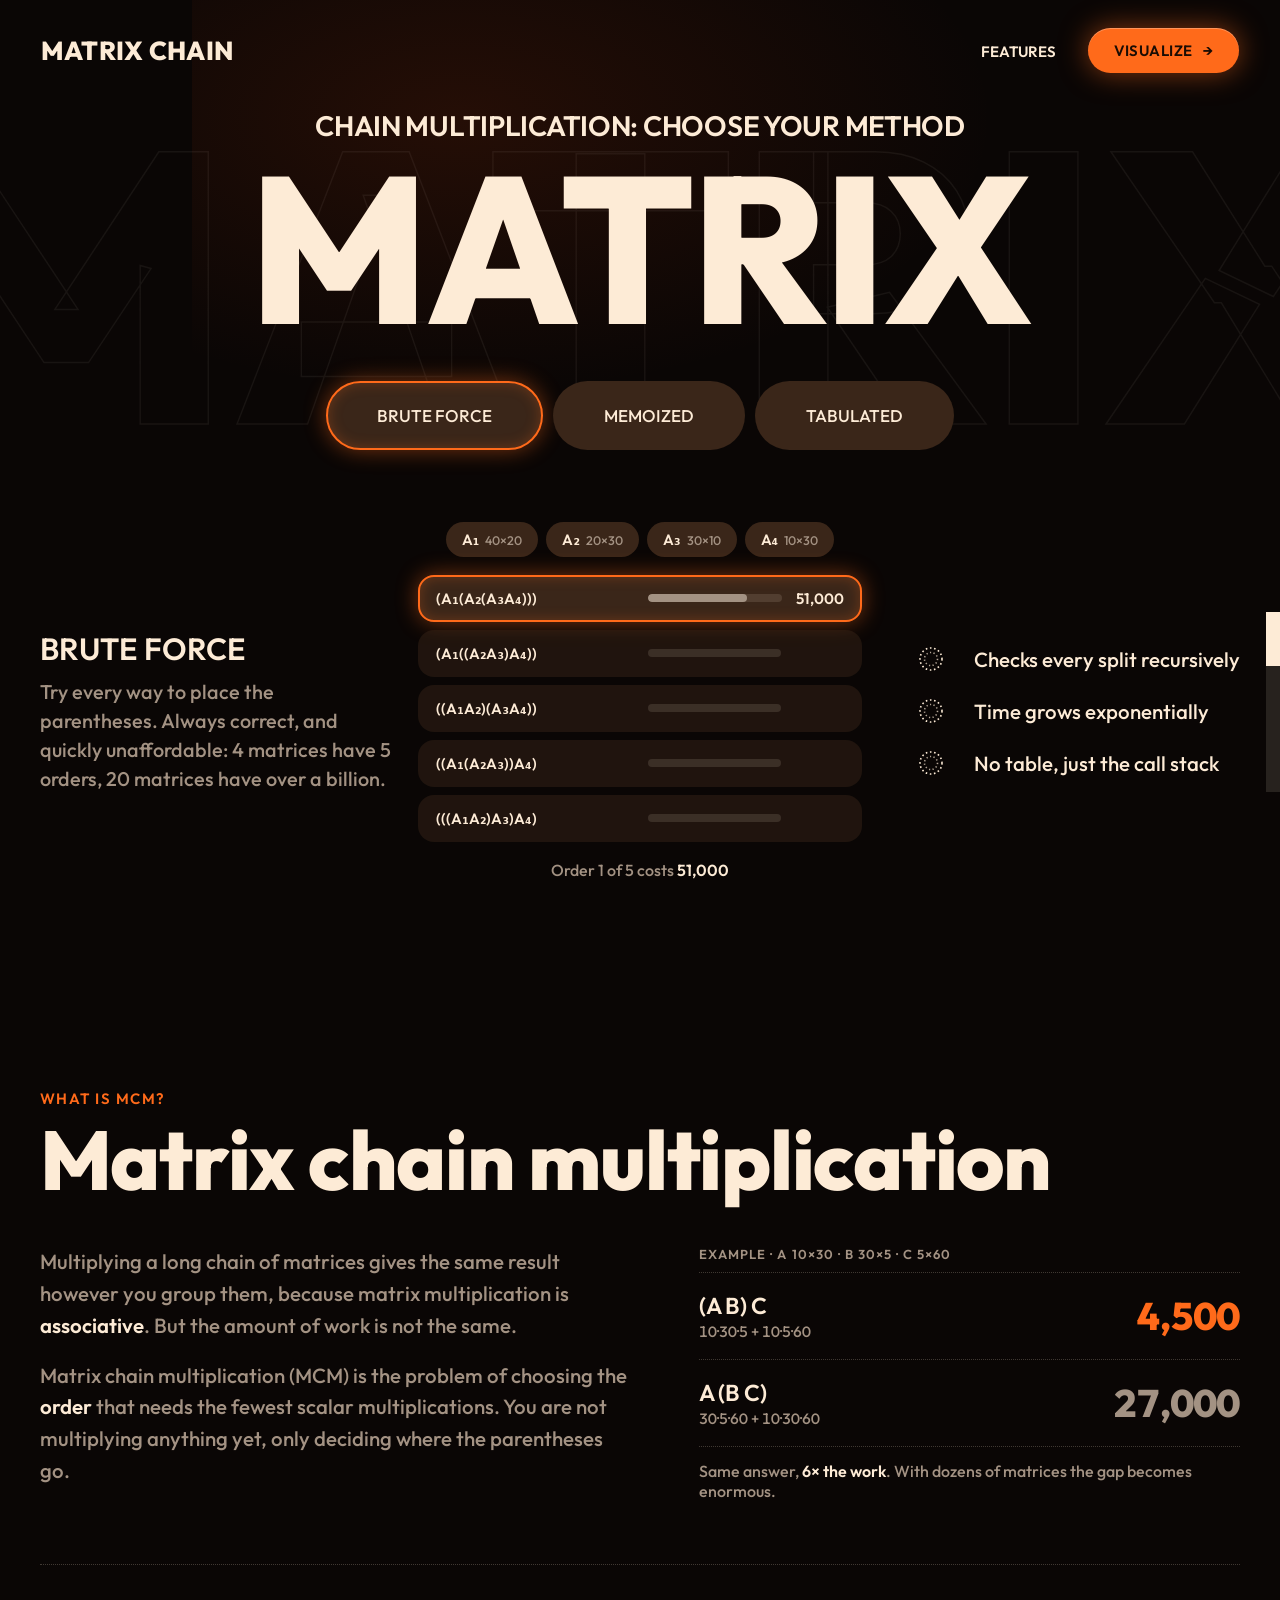
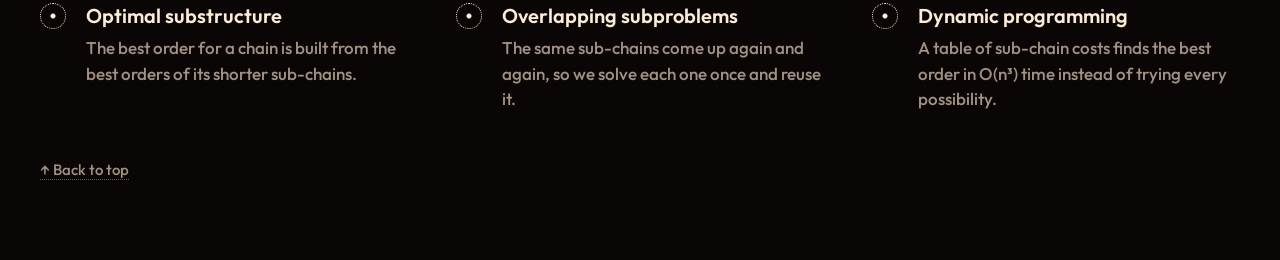
<file: index.html>
<!DOCTYPE html>
<html lang="en">
<head>
<meta charset="utf-8">
<meta name="viewport" content="width=device-width, initial-scale=1, viewport-fit=cover">
<title>MATRIX — Chain multiplication</title>
<link rel="preconnect" href="https://fonts.googleapis.com">
<link href="https://fonts.googleapis.com/css2?family=Outfit:wght@400;500;600;800&display=swap" rel="stylesheet">
<link rel="stylesheet" href="style.css">
<script src="script.js" defer></script>
</head>
<body>
<nav>
  <a class="logo" href="#method">Matrix chain</a>
  <ul>
    <li><a href="#features">Features</a></li>
    <li><a class="nav-cta" href="test.html">Visualize <span>→</span></a></li>
  </ul>
</nav>

<main class="hero" id="method">
  <div class="glow"></div><div class="ghost" aria-hidden="true">MATRIX</div>
  <p class="kicker">Chain multiplication: choose your method</p>
  <h1>MATRIX</h1>

  <div class="tabs" role="tablist" aria-label="Choose a method">
    <button class="tab" role="tab" aria-selected="true" data-i="0">Brute force</button>
    <button class="tab" role="tab" aria-selected="false" data-i="1">Memoized</button>
    <button class="tab" role="tab" aria-selected="false" data-i="2">Tabulated</button>
  </div>

  <section class="stage" aria-live="polite">
    <div class="copy swap"><h2 id="name"></h2><p id="desc"></p></div>
    <div class="viz swap">
      <div class="chain" id="chain"></div>
      <div id="body"></div>
      <div class="status" id="status"></div>
    </div>
    <ul class="feats swap" id="feats"></ul>
  </section>
</main>

<section class="about" id="features">
  <p class="k">What is MCM?</p>
  <h2>Matrix chain multiplication</h2>
  <div class="ag">
    <div>
      <p class="lead">Multiplying a long chain of matrices gives the same result however you group them, because matrix multiplication is <b>associative</b>. But the amount of work is not the same.</p>
      <p class="lead">Matrix chain multiplication (MCM) is the problem of choosing the <b>order</b> that needs the fewest scalar multiplications. You are not multiplying anything yet, only deciding where the parentheses go.</p>
    </div>
    <div>
      <p class="cap">Example · A 10×30 · B 30×5 · C 5×60</p>
      <ul class="ex">
        <li class="win"><span>(A B) C<small>10·30·5 + 10·5·60</small></span><b>4,500</b></li>
        <li><span>A (B C)<small>30·5·60 + 10·30·60</small></span><b>27,000</b></li>
      </ul>
      <p class="ex-note">Same answer, <b>6× the work</b>. With dozens of matrices the gap becomes enormous.</p>
    </div>
  </div>
  <ul class="ideas">
    <li><span><b>Optimal substructure</b>The best order for a chain is built from the best orders of its shorter sub-chains.</span></li>
    <li><span><b>Overlapping subproblems</b>The same sub-chains come up again and again, so we solve each one once and reuse it.</span></li>
    <li><span><b>Dynamic programming</b>A table of sub-chain costs finds the best order in O(n³) time instead of trying every possibility.</span></li>
  </ul>
  <a class="totop" href="#method">↑ Back to top</a>
</section>
<div class="progress" aria-hidden="true"><i id="bar"></i></div>


</body>
</html>
</file>
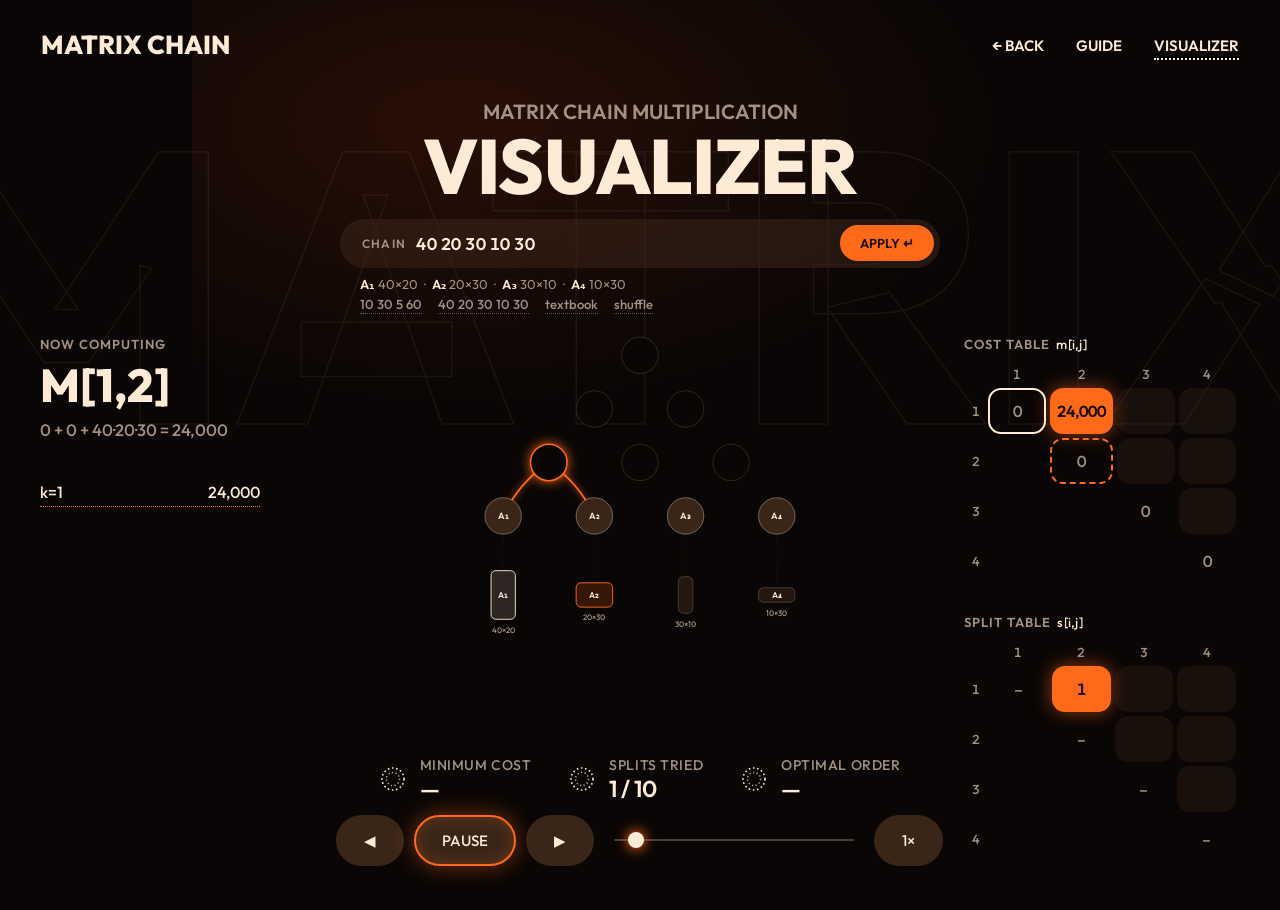
<file: better_cursor.html>
<!DOCTYPE html>
<html lang="en">

<head>
    <meta charset="utf-8">
    <meta name="viewport" content="width=device-width, initial-scale=1, viewport-fit=cover">
    <title>MATRIX — Visualizer</title>
    <link rel="preconnect" href="https://fonts.googleapis.com">
    <link href="https://fonts.googleapis.com/css2?family=Outfit:wght@400;500;600;800&display=swap" rel="stylesheet">
    <style>
        :root {
            --bg: #0a0605;
            --cream: #fdebd6;
            --chip: #3a2619;
            --accent: #ff6a1a;
            --muted: #a39283;
            box-sizing: border-box;
            padding-top: env(safe-area-inset-top, 0px);
            padding-bottom: env(safe-area-inset-bottom, 0px)
        }

        html {
            scroll-padding-top: env(safe-area-inset-top, 0px)
        }

        *,
        *::before,
        *::after {
            box-sizing: inherit;
            margin: 0
        }

        body {
            background: var(--bg);
            color: var(--cream);
            font-family: 'Outfit', system-ui, -apple-system, 'Segoe UI', sans-serif;
            overflow-x: hidden;
            min-height: 100vh
        }

        a {
            color: inherit;
            text-decoration: none
        }

        :focus-visible {
            outline: 2px solid var(--accent);
            outline-offset: 3px
        }

        nav {
            position: absolute;
            inset: 0 0 auto 0;
            display: flex;
            justify-content: space-between;
            align-items: center;
            padding: 28px clamp(20px, 3.2vw, 60px);
            z-index: 5
        }

        .logo {
            font-weight: 800;
            font-size: 26px;
            text-transform: uppercase
        }

        nav ul {
            display: flex;
            gap: 32px;
            list-style: none;
            padding: 0
        }

        nav li a {
            font-weight: 600;
            font-size: 15px;
            text-transform: uppercase;
            padding-bottom: 3px
        }

        nav li a.on {
            border-bottom: 2px dotted var(--cream)
        }

        .hero {
            position: relative;
            min-height: 100vh;
            display: flex;
            flex-direction: column;
            align-items: center;
            padding-top: clamp(86px, 11vh, 120px);
            overflow: hidden
        }

        .glow {
            position: absolute;
            top: -10%;
            left: 50%;
            width: 70vw;
            height: 60vh;
            transform: translateX(-50%);
            background: radial-gradient(ellipse at 30% 40%, rgba(160, 50, 10, .2), transparent 60%);
            pointer-events: none
        }

        .ghost {
            position: absolute;
            top: 10vh;
            left: 50%;
            transform: translateX(-50%);
            font-weight: 800;
            font-size: clamp(6rem, 30vw, 27rem);
            line-height: 1;
            color: transparent;
            -webkit-text-stroke: 1.5px rgba(253, 235, 214, .06);
            white-space: nowrap;
            pointer-events: none
        }

        .kicker {
            font-weight: 600;
            font-size: clamp(16px, 1.6vw, 22px);
            text-transform: uppercase;
            color: var(--muted);
            position: relative
        }

        h1 {
            font-weight: 800;
            font-size: clamp(2.6rem, 6vw, 5.4rem);
            line-height: 1;
            letter-spacing: -.015em;
            position: relative;
            margin-top: 4px
        }

        .stage {
            position: relative;
            width: 100%;
            max-width: 1900px;
            display: grid;
            grid-template-columns: 1fr 2.2fr 1fr;
            grid-template-areas: "read viz tbls" ". stats tbls" ". dock tbls";
            grid-template-rows: 1fr auto auto;
            column-gap: 20px;
            padding: 22px clamp(20px, 3.1vw, 60px) 44px
        }

        .read h2 {
            font-weight: 800;
            font-size: clamp(2.2rem, 3.6vw, 3.6rem);
            line-height: 1;
            text-transform: uppercase
        }

        .read p {
            color: var(--muted);
            font-weight: 500;
            font-size: clamp(16px, 1.3vw, 20px);
            line-height: 1.45;
            margin: 10px 0 16px;
            max-width: 30ch;
            min-height: 2.9em
        }

        .cands {
            list-style: none;
            padding: 0;
            display: grid;
            gap: 6px;
            max-width: 220px
        }

        .cands li {
            display: flex;
            justify-content: space-between;
            color: var(--muted);
            font-weight: 500;
            font-size: 16px;
            border-bottom: 1px dotted rgba(253, 235, 214, .15);
            padding-bottom: 4px
        }

        .cands li.best {
            color: var(--cream);
            border-bottom-color: var(--accent)
        }

        .stats {
            grid-area: stats;
            align-self: start;
            position: relative;
            list-style: none;
            padding: 0;
            display: flex;
            flex-wrap: wrap;
            justify-content: center;
            gap: 12px 38px;
            margin: 22px 0 6px
        }

        .stats li {
            display: flex;
            align-items: center;
            gap: 14px
        }

        .stats svg {
            flex: none;
            width: 26px;
            height: 26px
        }

        .stats small {
            display: block;
            color: var(--muted);
            font-weight: 500;
            font-size: 14px;
            text-transform: uppercase;
            letter-spacing: .04em
        }

        .stats b {
            font-weight: 600;
            font-size: clamp(20px, 1.8vw, 26px)
        }

        svg#viz {
            grid-area: viz;
            width: 100%;
            height: auto;
            max-height: 64vh;
            display: block;
            overflow: visible
        }

        .edge path {
            fill: none;
            stroke: transparent;
            stroke-width: 2;
            stroke-linecap: round;
            transition: stroke .3s
        }

        .edge.win path {
            stroke: rgba(253, 235, 214, .26)
        }

        .edge.seen path {
            stroke: rgba(253, 235, 214, .22);
            stroke-dasharray: 3 7
        }

        .edge.lead path {
            stroke: rgba(255, 106, 26, .6)
        }

        .edge.try path {
            stroke: var(--accent);
            stroke-width: 3;
            stroke-dasharray: none;
            filter: drop-shadow(0 0 6px rgba(255, 106, 26, .9))
        }

        .edge.opt path {
            stroke: var(--accent);
            stroke-width: 3;
            stroke-dasharray: none;
            filter: drop-shadow(0 0 6px rgba(255, 106, 26, .7))
        }

        .node circle {
            fill: var(--bg);
            stroke: rgba(253, 235, 214, .16);
            stroke-width: 1.5;
            transition: fill .35s, stroke .35s, filter .35s
        }

        .node text {
            fill: transparent;
            font: 600 15px 'Outfit', sans-serif;
            text-anchor: middle;
            dominant-baseline: central;
            transition: fill .35s
        }

        .node.leaf circle,
        .node.done circle {
            fill: var(--chip);
            stroke: rgba(253, 235, 214, .4)
        }

        .node.leaf text,
        .node.done text {
            fill: var(--cream)
        }

        .node.cur circle {
            stroke: var(--accent);
            stroke-width: 2.5;
            filter: drop-shadow(0 0 10px rgba(255, 106, 26, .9))
        }

        .node.opt circle {
            fill: var(--cream);
            stroke: var(--accent)
        }

        .node.opt text {
            fill: #2a170a
        }

        .node.apex circle {
            filter: drop-shadow(0 0 20px rgba(255, 106, 26, .95))
        }

        .stem {
            stroke: rgba(253, 235, 214, .14);
            stroke-dasharray: 2 5
        }

        .mat {
            fill: rgba(58, 38, 25, .55);
            stroke: rgba(253, 235, 214, .22);
            stroke-width: 1.5;
            transition: fill .3s, stroke .3s
        }

        .mat.L {
            fill: rgba(253, 235, 214, .14);
            stroke: var(--cream)
        }

        .mat.R {
            fill: rgba(255, 106, 26, .18);
            stroke: var(--accent)
        }

        .ml {
            fill: var(--muted);
            font: 500 13px 'Outfit', sans-serif;
            text-anchor: middle
        }

        .mt {
            fill: var(--cream);
            font: 600 14px 'Outfit', sans-serif;
            text-anchor: middle;
            dominant-baseline: central
        }

        .dock {
            grid-area: dock;
            align-self: end;
            position: relative;
            display: flex;
            flex-wrap: wrap;
            align-items: center;
            justify-content: center;
            gap: 10px;
            margin: 6px 0 0
        }

        .pill {
            font: 500 15px 'Outfit', sans-serif;
            text-transform: uppercase;
            color: var(--cream);
            background: var(--chip);
            border: 2px solid transparent;
            border-radius: 999px;
            padding: 14px 26px;
            cursor: pointer;
            transition: border-color .25s, box-shadow .25s, transform .15s, opacity .25s
        }

        .pill:hover {
            transform: translateY(-1px)
        }

        .pill[aria-pressed="true"],
        .pill:focus-visible {
            border-color: var(--accent);
            box-shadow: 0 0 22px rgba(255, 106, 26, .45), inset 0 0 14px rgba(255, 106, 26, .25)
        }

        input.pill {
            width: 17ch;
            text-align: center;
            cursor: text;
            text-transform: none;
            letter-spacing: .04em
        }

        input.pill.bad {
            border-color: #ff3b1a;
            animation: shake .3s
        }

        @keyframes shake {
            25% {
                transform: translateX(-5px)
            }

            75% {
                transform: translateX(5px)
            }
        }

        input[type=range] {
            -webkit-appearance: none;
            appearance: none;
            width: min(240px, 60vw);
            height: 2px;
            background: rgba(253, 235, 214, .25);
            border-radius: 2px;
            margin: 0 10px;
            cursor: pointer
        }

        input[type=range]::-webkit-slider-thumb {
            -webkit-appearance: none;
            width: 16px;
            height: 16px;
            border-radius: 50%;
            background: var(--cream);
            box-shadow: 0 0 12px 2px rgba(255, 106, 26, .8)
        }

        input[type=range]::-moz-range-thumb {
            width: 16px;
            height: 16px;
            border: 0;
            border-radius: 50%;
            background: var(--cream);
            box-shadow: 0 0 12px 2px rgba(255, 106, 26, .8)
        }

        .read {
            grid-area: read;
            width: 100%;
            max-width: 420px;
            justify-self: start;
            align-self: start
        }

        .cap {
            display: block;
            color: var(--muted);
            font-weight: 600;
            font-size: 13px;
            letter-spacing: .08em;
            text-transform: uppercase;
            margin-bottom: 10px
        }

        .tbls {
            grid-area: tbls;
            display: flex;
            flex-direction: column;
            justify-content: space-between;
            gap: 26px;
            width: 100%;
            max-width: 470px;
            justify-self: end;
            align-self: stretch
        }

        .ct {
            border-collapse: separate;
            border-spacing: 4px;
            font-variant-numeric: tabular-nums;
            width: 100%
        }

        .ct caption {
            text-align: left;
            color: var(--muted);
            font-weight: 600;
            font-size: 13px;
            letter-spacing: .08em;
            text-transform: uppercase;
            padding-bottom: 8px
        }

        .ct caption i {
            font-style: normal;
            color: var(--cream);
            letter-spacing: .02em;
            text-transform: none;
            font-weight: 500;
            margin-left: 6px
        }

        .ct th {
            color: var(--muted);
            font-weight: 500;
            font-size: 13px;
            padding: 2px 4px;
            text-align: center
        }

        .ct td {
            height: 46px;
            min-width: 56px;
            text-align: center;
            border-radius: 13px;
            font-weight: 600;
            font-size: 16px;
            background: rgba(58, 38, 25, .32);
            color: transparent;
            padding: 0 6px;
            transition: background .3s, color .3s, box-shadow .3s
        }

        .ct td.void {
            background: none
        }

        .ct td.dg {
            background: none;
            color: var(--muted);
            font-weight: 500
        }

        .ct td.done {
            background: linear-gradient(160deg, #47301f, #33211a);
            color: var(--cream);
            box-shadow: inset 0 1px 0 rgba(253, 235, 214, .09)
        }

        .ct.s td.done {
            color: #ffb98a
        }

        .ct td.tent {
            color: var(--muted);
            font-style: italic
        }

        .ct td.cur {
            background: var(--accent);
            color: #1a0c04;
            font-style: normal;
            box-shadow: 0 0 18px rgba(255, 106, 26, .55)
        }

        .ct td.lf {
            outline: 2px solid var(--cream);
            outline-offset: -2px
        }

        .ct td.rt {
            outline: 2px dashed var(--accent);
            outline-offset: -2px
        }

        .ct td.done.opt {
            background: var(--cream);
            color: #2a170a;
            box-shadow: 0 0 14px rgba(255, 106, 26, .3)
        }

        .ct.sm {
            border-spacing: 3px
        }

        .ct.sm td {
            height: 36px;
            min-width: 36px;
            font-size: 12px;
            padding: 0 2px;
            border-radius: 10px
        }

        .entry {
            position: relative;
            display: flex;
            align-items: center;
            gap: 10px;
            width: min(600px, 92vw);
            margin-top: 14px;
            padding: 4px 4px 4px 20px;
            border-radius: 999px;
            background: rgba(58, 38, 25, .55);
            border: 2px solid transparent;
            transition: border-color .25s, box-shadow .25s
        }

        .entry:focus-within {
            border-color: var(--accent);
            box-shadow: 0 0 28px rgba(255, 106, 26, .35), inset 0 0 16px rgba(255, 106, 26, .15)
        }

        .entry.bad {
            border-color: #ff3b1a;
            animation: shake .3s
        }

        .entry label {
            font-weight: 600;
            font-size: 12px;
            letter-spacing: .1em;
            text-transform: uppercase;
            color: var(--muted)
        }

        .entry input {
            flex: 1;
            min-width: 0;
            background: none;
            border: 0;
            outline: 0;
            color: var(--cream);
            font: 600 17px 'Outfit', sans-serif;
            letter-spacing: .03em;
            padding: 8px 0;
            font-variant-numeric: tabular-nums
        }

        .entry input::placeholder {
            color: rgba(253, 235, 214, .28);
            font-weight: 400;
            letter-spacing: 0
        }

        .entry button {
            font: 600 13px 'Outfit', sans-serif;
            text-transform: uppercase;
            border: 0;
            border-radius: 999px;
            padding: 10px 20px;
            background: var(--accent);
            color: #1a0c04;
            cursor: pointer;
            transition: box-shadow .25s, transform .15s
        }

        .entry button:hover {
            box-shadow: 0 0 22px rgba(255, 106, 26, .6);
            transform: translateY(-1px)
        }

        .eline {
            position: relative;
            display: flex;
            flex-wrap: wrap;
            justify-content: space-between;
            gap: 4px 20px;
            width: min(600px, 92vw);
            margin: 8px 0 0;
            padding: 0 20px;
            color: var(--muted);
            font-size: 13px;
            min-height: 1.6em
        }

        #eprev b {
            color: var(--cream);
            font-weight: 600
        }

        #eprev.err {
            color: #ff8a5c
        }

        .eline .try {
            display: flex;
            gap: 16px;
            flex-wrap: wrap
        }

        .lnk {
            background: none;
            border: 0;
            border-bottom: 1px dotted rgba(253, 235, 214, .35);
            color: var(--muted);
            font: 500 13px 'Outfit', sans-serif;
            cursor: pointer;
            padding: 0 0 1px
        }

        .lnk:hover {
            color: var(--cream);
            border-bottom-color: var(--accent)
        }

        .stats li {
            max-width: min(92vw, 520px)
        }

        #sOrd {
            overflow-wrap: anywhere
        }

        @media (max-width:600px) {
            .entry label {
                display: none
            }

            .entry {
                padding-left: 16px
            }

            .entry button {
                padding: 9px 14px
            }

            .eline {
                padding: 0 12px
            }
        }

        .gd {
            position: fixed;
            inset: 0;
            z-index: 9990;
            display: flex;
            align-items: center;
            justify-content: center;
            padding: 20px;
            background: rgba(5, 3, 2, .72);
            -webkit-backdrop-filter: blur(8px);
            backdrop-filter: blur(8px);
            opacity: 0;
            transition: opacity .25s
        }

        .gd[hidden] {
            display: none
        }

        .gd.on {
            opacity: 1
        }

        .gp {
            position: relative;
            width: min(560px, 100%);
            max-height: 88vh;
            overflow: auto;
            padding: 34px 36px 30px;
            border-radius: 28px;
            background: linear-gradient(160deg, #2a1a10, #150d08);
            border: 1px solid rgba(253, 235, 214, .12);
            box-shadow: 0 30px 80px rgba(0, 0, 0, .6), 0 0 40px rgba(255, 106, 26, .12);
            transform: translateY(12px) scale(.98);
            transition: transform .25s
        }

        .gd.on .gp {
            transform: none
        }

        .gk {
            font-weight: 600;
            font-size: 13px;
            letter-spacing: .1em;
            text-transform: uppercase;
            color: var(--accent)
        }

        .gp h2 {
            font-weight: 800;
            font-size: 28px;
            line-height: 1.1;
            margin: 6px 0 18px
        }

        .gp ol {
            list-style: none;
            counter-reset: g;
            display: grid;
            gap: 14px;
            padding: 0
        }

        .gp li {
            counter-increment: g;
            display: grid;
            grid-template-columns: 26px 1fr;
            gap: 10px;
            color: var(--muted);
            font-size: 16px;
            line-height: 1.5
        }

        .gp li::before {
            content: counter(g);
            color: var(--accent);
            font-weight: 800;
            font-size: 20px;
            line-height: 1.2
        }

        .gp li b {
            color: var(--cream);
            font-weight: 600
        }

        .gp code {
            background: rgba(58, 38, 25, .8);
            border-radius: 8px;
            padding: 1px 7px;
            color: var(--cream);
            font-size: 14px
        }

        .gx {
            position: absolute;
            top: 14px;
            right: 16px;
            width: 36px;
            height: 36px;
            border: 0;
            border-radius: 50%;
            background: var(--chip);
            color: var(--cream);
            font-size: 22px;
            line-height: 1;
            cursor: pointer
        }

        .gok {
            margin-top: 24px;
            font: 600 14px 'Outfit', sans-serif;
            text-transform: uppercase;
            border: 0;
            border-radius: 999px;
            padding: 12px 28px;
            background: var(--accent);
            color: #1a0c04;
            cursor: pointer
        }

        @media (max-width:600px) {
            .gp {
                padding: 26px 22px
            }
        }

        .has-cursor,
        .has-cursor * {
            cursor: none !important
        }

        #cursor {
            position: fixed;
            inset: 0;
            width: 100%;
            height: 100%;
            pointer-events: none;
            z-index: 9999
        }

        .pill[aria-disabled="true"] {
            opacity: .4
        }

        @media (max-width:900px) {
            nav ul {
                gap: 14px
            }

            nav li a {
                font-size: 12px
            }

            .logo {
                font-size: 20px
            }

            .stage {
                grid-template-columns: 1fr;
                grid-template-areas: "viz" "read" "tbls" "stats" "dock";
                row-gap: 24px
            }

            svg#viz {
                max-height: none
            }

            .read,
            .tbls {
                max-width: none;
                justify-self: stretch
            }

            .tbls {
                display: grid;
                align-self: start
            }

            .stats {
                margin: 0
            }

            .stage {
                grid-template-rows: none
            }

            .stats {
                justify-self: start
            }

            .pill {
                padding: 12px 18px;
                font-size: 13px
            }
        }

        @media (prefers-reduced-motion:reduce) {

            .pill,
            .node circle,
            .node text,
            .mat,
            .edge path {
                transition: none
            }
        }
    </style>
</head>

<body>
    <nav>
        <a class="logo" href="index.html" id="back">Matrix chain</a>
        <ul>
            <li><a href="index.html" id="back2">← Back</a></li>
            <li><a href="#guide" id="gbtn">Guide</a></li>
            <li><a class="on" href="#viz">Visualizer</a></li>
        </ul>
    </nav>

    <main class="hero">
        <div class="glow"></div>
        <div class="ghost" aria-hidden="true">MATRIX</div>
        <p class="kicker">Matrix chain multiplication</p>
        <h1>VISUALIZER</h1>
        <div class="entry"><label for="dims">Chain</label><input id="dims" type="text" autocomplete="off"
                spellcheck="false" aria-describedby="eprev"
                placeholder="40 20 30 10 30    or    40x20, 20x30, 30x10"><button id="apply">Apply ↵</button></div>
        <p class="eline"><span id="eprev"></span><span class="try"><button class="lnk" data-v="10 30 5 60">10 30 5
                    60</button><button class="lnk" data-v="40 20 30 10 30">40 20 30 10 30</button><button class="lnk"
                    data-v="30 35 15 5 10 20 25">textbook</button><button class="lnk" id="shuf">shuffle</button></span>
        </p>

        <section class="stage">
            <div class="read" aria-live="polite"><small class="cap">Now computing</small>
                <h2 id="cH">Ready</h2>
                <p id="cP"></p>
                <ul class="cands" id="cands"></ul>
            </div>
            <svg id="viz" viewBox="0 0 1000 610" preserveAspectRatio="xMidYMin meet" role="img"
                aria-label="Dynamic programming pyramid for matrix chain multiplication"></svg>
            <ul class="stats" id="stats"></ul>
            <div class="dock">
                <button class="pill" id="prev" aria-label="Previous step">◀</button>
                <button class="pill" id="play" aria-pressed="false">Play</button>
                <button class="pill" id="next" aria-label="Next step">▶</button>
                <input type="range" id="scrub" min="0" max="1" value="0" aria-label="Timeline">
                <button class="pill" id="spd">1×</button>
            </div>
            <aside class="tbls">
                <table class="ct" id="tbl"></table>
                <table class="ct s" id="stbl"></table>
            </aside>
        </section>
    </main>

    <div class="gd" id="gd" hidden role="dialog" aria-modal="true" aria-labelledby="gt">
        <div class="gp">
            <button class="gx" id="gx" aria-label="Close guide">×</button>
            <p class="gk">Quick guide</p>
            <h2 id="gt">How to use the visualizer</h2>
            <ol>
                <li><span><b>Enter your chain.</b> Type the dimensions, like <code>40 20 30 10 30</code>, or the matrix
                        sizes, like <code>40x20, 20x30</code>. Press Enter or Apply.</span></li>
                <li><span><b>Play or step.</b> Use Play, ◀ ▶ or the slider. On the keyboard, Space plays and the arrow
                        keys step.</span></li>
                <li><span><b>Read the pyramid.</b> Each circle is the cheapest cost of one sub-chain. The glowing line
                        is the split being tried.</span></li>
                <li><span><b>Follow the colours.</b> Cream is the left part, dashed orange the right part, solid orange
                        the cell being computed. The cost table on the right fills in alongside.</span></li>
                <li><span><b>Get the answer.</b> At the end, the bottom row shows the minimum cost and the best order,
                        and the winning path lights up.</span></li>
            </ol>
            <button class="gok" id="gok">Got it</button>
        </div>
    </div>

    <script>
        const reduce = matchMedia('(prefers-reduced-motion: reduce)').matches;
        const $ = id => document.getElementById(id);
        const NS = 'http://www.w3.org/2000/svg';
        const el = (t, a, p) => { const e = document.createElementNS(NS, t); for (const k in a) e.setAttribute(k, a[k]); if (p) p.appendChild(e); return e; };
        const sub = x => String(x).replace(/\d/g, d => '₀₁₂₃₄₅₆₇₈₉'[d]);
        const fmt = v => v >= 1000 ? (v % 1000 ? (v / 1000).toFixed(1) : v / 1000) + 'k' : String(v);
        const full = v => v.toLocaleString('en-US');
        const ICON = '<svg viewBox="0 0 26 26" fill="none" stroke="#fdebd6" stroke-width="1.6"><circle cx="13" cy="13" r="11" stroke-dasharray="1.6 2.6"/><circle cx="13" cy="13" r="6.5" stroke-dasharray="1.2 2.4" opacity=".7"/></svg>';
        $('stats').innerHTML = [['Minimum cost', 'sCost'], ['Splits tried', 'sTry'], ['Optimal order', 'sOrd']].map(([l, i]) => `<li>${ICON}<div><small>${l}</small><b id="${i}">—</b></div></li>`).join('');

        let p, n, m, s, events, cum, opt, edgeEls, nodeEls, mats, dx, dy, R;
        let idx = 0, playing = false, timer, speed = 1;

        function build() {
            n = p.length - 1; m = []; s = []; events = [];
            for (let i = 0; i <= n + 1; i++) { m[i] = []; s[i] = []; m[i][i] = 0; }
            for (let len = 2; len <= n; len++) for (let i = 1; i <= n - len + 1; i++) {
                const j = i + len - 1; let best = Infinity, bk = 0;
                for (let k = i; k < j; k++) {
                    const c = m[i][k] + m[k + 1][j] + p[i - 1] * p[k] * p[j];
                    if (c < best) { best = c; bk = k; }
                    events.push({ t: 'try', i, j, k, c, best, bk });
                }
                m[i][j] = best; s[i][j] = bk; events.push({ t: 'set', i, j, k: bk });
            }
            cum = [0]; events.forEach((e, x) => cum[x + 1] = cum[x] + (e.t === 'try'));
            opt = { n: new Set(), e: new Set() };
            (function w(i, j) { opt.n.add(i + ',' + j); if (i === j) return; const k = s[i][j]; opt.e.add(`${i},${j},${k}`); w(i, k); w(k + 1, j); })(1, n);

            dx = Math.min(150, 800 / Math.max(n - 1, 1)); dy = Math.min(88, 340 / Math.max(n - 1, 1)); R = Math.min(30, dx * .36);
            const pos = (i, j) => ({ x: 500 + ((i + j) / 2 - (n + 1) / 2) * dx, y: 400 - (j - i) * dy });
            const curve = (a, b, side) => {
                const mx = (a.x + b.x) / 2, my = (a.y + b.y) / 2, ddx = b.x - a.x, ddy = b.y - a.y;
                return `M${a.x} ${a.y}Q${mx + side * .14 * ddy} ${my - side * .14 * ddx} ${b.x} ${b.y}`;
            };
            const svg = $('viz'); svg.innerHTML = '';
            const minY = Math.max(0, Math.round(pos(1, n).y - R - 2));
            svg.setAttribute('viewBox', `0 ${minY} 1000 ${610 - minY}`);
            const gE = el('g', {}, svg), gS = el('g', {}, svg), gN = el('g', {}, svg), gM = el('g', {}, svg);
            edgeEls = {}; nodeEls = {}; mats = [];
            for (let i = 1; i <= n; i++) for (let j = i + 1; j <= n; j++) for (let k = i; k < j; k++) {
                const g = el('g', { class: 'edge' }, gE), a = pos(i, j);
                el('path', { d: curve(a, pos(i, k), -1) }, g); el('path', { d: curve(a, pos(k + 1, j), 1) }, g);
                edgeEls[`${i},${j},${k}`] = g;
            }
            const mx = Math.max(...p), sc = Math.min(2.4, 80 / mx);
            for (let i = 1; i <= n; i++) {
                const q = pos(i, i), w = Math.max(24, p[i] * sc), h = Math.max(24, p[i - 1] * sc);
                el('line', { class: 'stem', x1: q.x, y1: q.y + R, x2: q.x, y2: 530 - h / 2 - 4 }, gS);
                const g = el('g', {}, gM);
                mats[i] = el('rect', { class: 'mat', x: q.x - w / 2, y: 530 - h / 2, width: w, height: h, rx: 8 }, g);
                if (w >= 34) { const t = el('text', { class: 'mt', x: q.x, y: 530 }, g); t.textContent = 'A' + sub(i); }
                const l = el('text', { class: 'ml', x: q.x, y: 530 + h / 2 + 22 }, g); l.textContent = `${p[i - 1]}×${p[i]}`;
            }
            for (let i = 1; i <= n; i++) for (let j = i; j <= n; j++) {
                const q = pos(i, j), g = el('g', { class: 'node' }, gN);
                el('circle', { cx: q.x, cy: q.y, r: R }, g);
                nodeEls[i + ',' + j] = { g, t: el('text', { x: q.x, y: q.y }, g) };
            }
            $('scrub').max = events.length;
        }

        const par = (i, j) => i === j ? 'A' + sub(i) : '(' + par(i, s[i][j]) + par(s[i][j] + 1, j) + ')';

        function renderTable(last, filled, done) {
            const sm = n > 6 ? ' sm' : '', num = (n > 6 ? fmt : full);
            const make = kind => {
                let h = `<caption>${kind === 'm' ? 'Cost table' : 'Split table'}<i>${kind}[i,j]</i></caption><tr><th></th>` + Array.from({ length: n }, (_, x) => `<th>${x + 1}</th>`).join('') + '</tr>';
                for (let i = 1; i <= n; i++) {
                    h += `<tr><th>${i}</th>`;
                    for (let j = 1; j <= n; j++) {
                        if (j < i) { h += '<td class="void"></td>'; continue; }
                        let c = 'todo', v = ''; const key = i + ',' + j;
                        if (i === j) { c = 'dg'; v = kind === 'm' ? '0' : '–'; }
                        else if (filled.has(key)) { c = 'done'; v = kind === 'm' ? num(m[i][j]) : s[i][j]; if (done && opt.n.has(key)) c += ' opt'; }
                        else if (last && last.t === 'try' && i === last.i && j === last.j) { c = 'tent'; v = kind === 'm' ? num(last.best) : last.bk; }
                        if (last && i === last.i && j === last.j) c += ' cur';
                        if (kind === 'm' && last && last.t === 'try') { if (i === last.i && j === last.k) c += ' lf'; if (i === last.k + 1 && j === last.j) c += ' rt'; }
                        h += `<td class="${c}">${v}</td>`;
                    }
                    h += '</tr>';
                }
                return h;
            };
            $('tbl').className = 'ct' + sm; $('tbl').innerHTML = make('m');
            $('stbl').className = 'ct s' + sm; $('stbl').innerHTML = make('s');
        }
        function render() {
            const N = events.length, done = idx >= N, last = idx > 0 ? events[idx - 1] : null;
            const filled = new Set();
            for (let e = 0; e < idx; e++) if (events[e].t === 'set') filled.add(events[e].i + ',' + events[e].j);
            const cur = last && !done ? last.i + ',' + last.j : null;

            for (const key in edgeEls) {
                const [i, j, k] = key.split(',').map(Number), cell = i + ',' + j; let c = '';
                if (done && opt.e.has(key)) c = 'opt';
                else if (filled.has(cell)) { if (s[i][j] === k) c = 'win'; }
                else if (cell === cur && last.t === 'try') {
                    if (k < last.k) c = 'seen' + (k === last.bk ? ' lead' : '');
                    else if (k === last.k) c = 'try' + (k === last.bk ? ' lead' : '');
                }
                edgeEls[key].setAttribute('class', 'edge ' + c);
            }
            for (const key in nodeEls) {
                const [i, j] = key.split(',').map(Number), leaf = i === j; let c = 'node ';
                c += leaf ? 'leaf' : filled.has(key) ? 'done' : 'todo';
                if (key === cur) c += ' cur';
                if (done && opt.n.has(key)) c += ' opt';
                if (done && key === '1,' + n) c += ' apex';
                nodeEls[key].g.setAttribute('class', c);
                nodeEls[key].t.textContent = leaf ? 'A' + sub(i) : filled.has(key) ? fmt(m[i][j]) : '';
            }
            for (let r = 1; r <= n; r++) {
                let c = 'mat';
                if (done) c += ' L'; else if (last && r >= last.i && r <= last.j) c += r <= last.k ? ' L' : ' R';
                mats[r].setAttribute('class', c);
            }

            let h = 'Ready', t = 'Press play, or step through the table.', list = [];
            if (last) {
                const { i, j } = last;
                list = events.slice(0, idx).filter(e => e.t === 'try' && e.i === i && e.j === j);
                if (done) { h = 'Done'; t = `The cheapest order costs ${full(m[1][n])} multiplications.`; }
                else {
                    h = `m[${i},${j}]`;
                    t = last.t === 'try' ? `${fmt(m[i][last.k])} + ${fmt(m[last.k + 1][j])} + ${p[i - 1]}·${p[last.k]}·${p[j]} = ${full(last.c)}` : `Cheapest split is k=${last.k}.`;
                }
            }
            $('cH').textContent = h; $('cP').textContent = t;
            renderTable(last, filled, done);
            const lo = list.length ? Math.min(...list.map(e => e.c)) : 0;
            $('cands').innerHTML = list.map(e => `<li class="${e.c === lo ? 'best' : ''}"><span>k=${e.k}</span><span>${full(e.c)}</span></li>`).join('');
            $('sCost').textContent = done ? full(m[1][n]) : '—';
            $('sTry').textContent = `${cum[idx]} / ${cum[N]}`;
            $('sOrd').textContent = done ? par(1, n) : '—';
            $('scrub').value = idx;
            $('prev').setAttribute('aria-disabled', idx === 0); $('next').setAttribute('aria-disabled', idx >= N);
            const pl = $('play'); pl.setAttribute('aria-pressed', playing); pl.textContent = playing ? 'Pause' : 'Play';
        }

        function loop() {
            clearTimeout(timer); if (!playing) return;
            if (idx >= events.length) { playing = false; render(); if (window.cursorFx) cursorFx.flash('success', 1500); return; }
            idx++; render();
            timer = setTimeout(loop, (events[idx - 1].t === 'set' ? 600 : 800) / speed);
        }
        const pause = () => { playing = false; clearTimeout(timer); };
        const toggle = () => { if (playing) { pause(); render(); } else { if (idx >= events.length) idx = 0; playing = true; loop(); } };
        const step = d => { pause(); idx = Math.max(0, Math.min(events.length, idx + d)); render(); };
        function load(arr, autoplay = true) {
            p = arr; build(); idx = 0; $('dims').value = p.join(' '); preview(); pause(); render(); if (window.cursorFx) cursorFx.flash('load', 700);
            if (autoplay) setTimeout(() => { if (!playing && idx === 0) toggle(); }, 500);
        }
        function parseChain(txt) {
            txt = txt.trim(); if (!txt) return {};
            let a;
            if (/^(\s*\d+\s*[x×]\s*\d+[\s,;]*)+$/.test(txt)) {
                const pr = [...txt.matchAll(/(\d+)\s*[x×]\s*(\d+)/g)].map(x => [+x[1], +x[2]]);
                for (let i = 1; i < pr.length; i++) if (pr[i - 1][1] !== pr[i][0])
                    return { err: `A${sub(i)} has ${pr[i - 1][1]} columns but A${sub(i + 1)} has ${pr[i][0]} rows, so they can't be multiplied.` };
                a = [pr[0][0], ...pr.map(x => x[1])];
            } else {
                a = txt.split(/[\s,;×x]+/).filter(Boolean).map(Number);
                if (a.some(v => !Number.isFinite(v))) return { err: 'Use numbers only, like 40 20 30 10 30.' };
            }
            if (a.some(v => !Number.isInteger(v) || v < 1 || v > 999)) return { err: 'Each dimension must be a whole number from 1 to 999.' };
            if (a.length < 3) return { err: 'A chain needs at least 2 matrices (3 numbers).' };
            if (a.length > 10) return { err: 'Up to 9 matrices (10 numbers) are supported.' };
            return { a };
        }
        function preview() {
            const r = parseChain($('dims').value), e = $('eprev');
            e.classList.toggle('err', !!r.err);
            if (r.err) e.textContent = r.err;
            else if (r.a) e.innerHTML = r.a.slice(1).map((c, i) => `<b>A${sub(i + 1)}</b> ${r.a[i]}×${c}`).join(' &nbsp;·&nbsp; ');
            else e.textContent = 'Matrix Aᵢ is p(i−1) × p(i), so a chain of n matrices needs n + 1 numbers. Press Enter to apply.';
        }
        function applyInput() {
            const r = parseChain($('dims').value);
            if (!r.a) {
                if (!r.err) { $('eprev').classList.add('err'); $('eprev').textContent = 'Type at least 3 numbers first.'; }
                const b = document.querySelector('.entry'); b.classList.remove('bad'); void b.offsetWidth; b.classList.add('bad'); if (window.cursorFx) cursorFx.flash('error', 1300); return;
            }
            load(r.a);
        }
        $('dims').addEventListener('input', preview);
        $('dims').addEventListener('keydown', e => { if (e.key === 'Enter') applyInput(); });
        $('apply').onclick = applyInput;
        document.querySelectorAll('.lnk[data-v]').forEach(b => b.onclick = () => load(b.dataset.v.split(' ').map(Number)));
        $('shuf').onclick = () => { const c = 4 + Math.floor(Math.random() * 5); load(Array.from({ length: c }, () => 5 * (1 + Math.floor(Math.random() * 12)))); };
        $('play').onclick = toggle; $('prev').onclick = () => step(-1); $('next').onclick = () => step(1);
        $('scrub').oninput = e => { pause(); idx = +e.target.value; render(); };
        $('spd').onclick = () => { speed = speed === 1 ? 2 : speed === 2 ? 4 : 1; $('spd').textContent = speed + '×'; };
        addEventListener('keydown', e => {
            if (!$('gd').hidden) {
                if (e.key === 'Escape') closeGuide();
                else if (e.key === 'Tab') { const f = [$('gx'), $('gok')], i = f.indexOf(document.activeElement); e.preventDefault(); f[(i + (e.shiftKey ? -1 : 1) + 2) % 2].focus(); }
                return;
            }
            if (e.target.tagName === 'INPUT' && e.target.type !== 'range') return;
            if (e.code === 'Space') { e.preventDefault(); toggle(); }
            else if (e.key === 'ArrowRight') step(1); else if (e.key === 'ArrowLeft') step(-1);
        });
        function openGuide() { $('gd').hidden = false; requestAnimationFrame(() => $('gd').classList.add('on')); $('gok').focus(); }
        function closeGuide() { $('gd').classList.remove('on'); setTimeout(() => { $('gd').hidden = true; }, 250); $('gbtn').focus(); }
        $('gbtn').onclick = e => { e.preventDefault(); openGuide(); };
        $('gx').onclick = $('gok').onclick = closeGuide;
        $('gd').addEventListener('click', e => { if (e.target === $('gd')) closeGuide(); });
        load([40, 20, 30, 10, 30]);

        /* custom pointer: idle · move · hover · click · drag · loading · link · button · text · resize · disabled · run · success · error */
        (() => {
            if (!matchMedia('(hover:hover) and (pointer:fine)').matches) return;
            const TRAIL = true;                       // set to false to switch the smooth trail off
            const root = document.documentElement; root.classList.add('has-cursor');
            const cv = document.createElement('canvas'); cv.id = 'cursor'; document.body.appendChild(cv);
            const ctx = cv.getContext('2d');
            let W, H;
            const fit = () => { const d = Math.min(devicePixelRatio || 1, 2); W = innerWidth; H = innerHeight; cv.width = W * d; cv.height = H * d; ctx.setTransform(d, 0, 0, d, 0, 0); };
            fit(); addEventListener('resize', fit);

            const CREAM = '253,235,214', ORANGE = '255,106,26', RED = '255,72,60', GREY = '163,146,131', TAU = Math.PI * 2;
            const col = (c, a) => `rgba(${c},${Math.max(0, Math.min(1, a))})`;
            const ease = t => 1 - Math.pow(1 - t, 3);

            let mx = -300, my = -300, px = -300, py = -300, lx = 0, ly = 0, seen = false, inside = true, vis = 0;
            let down = false, ox = 0, oy = 0, dragging = false;
            let ringR = 22, morph = 0, speed = 0, linkC = null;
            let state = 'idle', prev = 'idle', fadeT = 1, fx = null, fxT0 = 0;
            const waves = [], trail = [];

            addEventListener('pointermove', e => { mx = e.clientX; my = e.clientY; if (!seen) { seen = true; px = lx = mx; py = ly = my; } inside = true; });
            root.addEventListener('mouseleave', () => inside = false);
            root.addEventListener('mouseenter', () => inside = true);
            addEventListener('pointerdown', e => {
                if (e.button !== 0) return;
                down = true; dragging = false; ox = e.clientX; oy = e.clientY;
                waves.push({ x: e.clientX, y: e.clientY, t0: performance.now() });
            });
            addEventListener('pointerup', () => { down = false; dragging = false; });
            window.cursorFx = { flash(type, ms = 1200) { fx = { type, dur: ms }; fxT0 = performance.now(); } };

            function classify(t) {
                if (!t || !t.closest) return 'idle';
                const dc = t.closest('[data-cursor]'); if (dc) return dc.dataset.cursor;
                if (down && !getSelection().isCollapsed) return 'text';
                if (t.closest('[aria-disabled="true"],:disabled')) return 'disabled';
                if (t.closest('input[type=range]')) return 'resize-h';
                if (t.closest('input[type=text],textarea')) return 'text';
                if (t.closest('a')) return 'link';
                if (t.closest('button,select,summary')) return 'button';
                if (t.closest('.node,.ct td,.cands li,.mat,.stats li')) return 'hover';
                if (t.closest('p,code,.gp li')) return 'text';
                return 'idle';
            }

            /* ---------- drawing helpers ---------- */
            function dot(x, y, r, glow, a, c = CREAM) {
                const g = ctx.createRadialGradient(x, y, 0, x, y, glow);
                g.addColorStop(0, col(c === RED ? RED : ORANGE, .5 * a)); g.addColorStop(1, col(c === RED ? RED : ORANGE, 0));
                ctx.fillStyle = g; ctx.beginPath(); ctx.arc(x, y, glow, 0, TAU); ctx.fill();
                ctx.fillStyle = col(c, a); ctx.beginPath(); ctx.arc(x, y, r, 0, TAU); ctx.fill();
            }
            function rr(x, y, w, h, r) {
                r = Math.min(r, w / 2, h / 2);
                ctx.beginPath(); ctx.moveTo(x + r, y); ctx.arcTo(x + w, y, x + w, y + h, r); ctx.arcTo(x + w, y + h, x, y + h, r);
                ctx.arcTo(x, y + h, x, y, r); ctx.arcTo(x, y, x + w, y, r); ctx.closePath();
            }
            function stroke(c, a, w, glow, glowC = ORANGE) {
                ctx.save(); if (glow) { ctx.shadowColor = col(glowC, .85 * a); ctx.shadowBlur = glow; }
                ctx.strokeStyle = col(c, a); ctx.lineWidth = w; ctx.lineCap = 'round'; ctx.stroke(); ctx.restore();
            }
            const circle = (x, y, r) => { ctx.beginPath(); ctx.arc(x, y, r, 0, TAU); };
            const shape = (x, y, r, a, c = CREAM, w = 1.4, glow = 0) => { rr(x - r, y - r, 2 * r, 2 * r, r + (14 - r) * morph); stroke(c, a, w, glow); };

            /* ---------- one function per cursor state ---------- */
            const draw = {
                idle(a) { shape(px, py, ringR, .85 * a); dot(mx, my, 2.6, 16, a); },

                hover(a, T) {
                    circle(px, py, ringR + 24 + Math.sin(T / 520) * 3); stroke(ORANGE, .1 * a, 1);
                    circle(px, py, ringR + 11); stroke(ORANGE, .2 * a, 1);
                    shape(px, py, ringR, .95 * a, CREAM, 1.7, 12); dot(mx, my, 3.4, 28, a);
                },

                button(a) {
                    shape(px, py, ringR, .9 * a, CREAM, 1.5, 14);
                    circle(px, py, ringR * .58); stroke(ORANGE, .45 * a, 1);
                    dot(mx, my, 3, 22, a);
                },

                link(a) {
                    shape(px, py, ringR, .9 * a, CREAM, 1.5, 10); dot(mx, my, 2.6, 16, a);
                    if (!linkC) return;
                    const dx = linkC.cx - px, dy = linkC.cy - py, d = Math.hypot(dx, dy) || 1, ux = dx / d, uy = dy / d;
                    const n = Math.min(6, Math.floor((d - ringR) / 10));
                    for (let i = 0; i < n; i++) { const s = ringR + 9 + i * 10; ctx.fillStyle = col(ORANGE, (.75 - i * .11) * a); circle(px + ux * s, py + uy * s, 1.3); ctx.fill(); }
                },

                text(a) {
                    const h = 20, s = 5;
                    ctx.setLineDash([2, 4]); ctx.beginPath(); ctx.moveTo(mx - 34, my - h); ctx.lineTo(mx + 34, my - h); ctx.moveTo(mx - 34, my + h); ctx.lineTo(mx + 34, my + h); stroke(CREAM, .16 * a, 1); ctx.setLineDash([]);
                    ctx.beginPath(); ctx.moveTo(mx, my - h); ctx.lineTo(mx, my + h);
                    ctx.moveTo(mx - s, my - h); ctx.lineTo(mx + s, my - h); ctx.moveTo(mx - s, my + h); ctx.lineTo(mx + s, my + h);
                    stroke(CREAM, .95 * a, 1.6, 8); dot(mx, my, 1.8, 10, a);
                },

                'resize-h'(a) { axis(a, true); },
                'resize-v'(a) { axis(a, false); },

                disabled(a) {
                    ctx.setLineDash([3, 3.5]); circle(px, py, 17); stroke(GREY, .55 * a, 1.2); ctx.setLineDash([]);
                    ctx.fillStyle = col(GREY, .65 * a); circle(mx, my, 2.3); ctx.fill();
                },

                run(a, T) {
                    shape(px, py, 24, .85 * a, CREAM, 1.4, 8);
                    circle(px, py, 14); stroke(ORANGE, .35 * a, 1);
                    circle(px, py, 36); stroke(CREAM, .1 * a, 1); circle(px, py, 46); stroke(CREAM, .07 * a, 1);
                    for (let i = 0; i < 7; i++) {
                        const rad = 34 + (i % 3) * 6, ang = T / (1100 + i * 260) * (i % 2 ? -1 : 1) + i * 0.9;
                        ctx.fillStyle = col(i % 2 ? CREAM : ORANGE, .9 * a); circle(px + Math.cos(ang) * rad, py + Math.sin(ang) * rad, i % 3 === 0 ? 2.1 : 1.4); ctx.fill();
                    }
                    dot(mx, my, 3, 22, a);
                },

                load(a, T) {
                    shape(px, py, 20, .9 * a, CREAM, 1.4, 8); dot(mx, my, 2.8, 18, a);
                    [[34, 1], [46, -1]].forEach(([rad, dir], k) => {
                        const rot = T / 520 * dir * (k ? .8 : 1.2);
                        ctx.beginPath(); ctx.arc(px, py, rad, rot, rot + 2.3); stroke(k ? CREAM : ORANGE, .75 * a, 1.2);
                        ctx.fillStyle = col(CREAM, a); circle(px + Math.cos(rot + 2.3) * rad, py + Math.sin(rot + 2.3) * rad, 2); ctx.fill();
                    });
                },

                success(a, T) {
                    const p = Math.min(1, (T - fxT0) / 380);
                    shape(px, py, 26, .9 * a, CREAM, 1.5, 14);
                    const pulse = ease(Math.min(1, (T - fxT0) / 800)); circle(px, py, 26 + pulse * 22); stroke(ORANGE, (1 - pulse) * .5 * a, 1.2);
                    const pts = [[-8, 0], [-2.5, 6.5], [9, -6.5]], len1 = Math.hypot(5.5, 6.5), len2 = Math.hypot(11.5, 13), tot = len1 + len2, d = p * tot;
                    ctx.beginPath(); ctx.moveTo(px + pts[0][0], py + pts[0][1]);
                    if (d <= len1) { const f = d / len1; ctx.lineTo(px + pts[0][0] + (pts[1][0] - pts[0][0]) * f, py + pts[0][1] + (pts[1][1] - pts[0][1]) * f); }
                    else { const f = (d - len1) / len2; ctx.lineTo(px + pts[1][0], py + pts[1][1]); ctx.lineTo(px + pts[1][0] + (pts[2][0] - pts[1][0]) * f, py + pts[1][1] + (pts[2][1] - pts[1][1]) * f); }
                    stroke(CREAM, a, 2.2, 8);
                },

                error(a, T) {
                    const age = T - fxT0, p = Math.min(1, age / 300), sh = Math.sin(age / 28) * 4 * Math.max(0, 1 - age / 700), x = px + sh;
                    circle(x, py, 24); stroke(RED, .95 * a, 1.6, 14, RED);
                    const e = 8 * p; ctx.beginPath(); ctx.moveTo(x - e, py - e); ctx.lineTo(x + e, py + e); ctx.moveTo(x + e, py - e); ctx.lineTo(x - e, py + e); stroke(CREAM, a, 2, 6, RED);
                },

                drag(a) {
                    const dx = mx - ox, dy = my - oy, d = Math.hypot(dx, dy) || 1, bow = Math.min(d * .2, 70);
                    const cx = (ox + mx) / 2 - dy / d * bow, cy = (oy + my) / 2 + dx / d * bow;
                    ctx.beginPath(); ctx.moveTo(ox, oy); ctx.quadraticCurveTo(cx, cy, mx, my); stroke(ORANGE, .4 * a, 1.1);
                    const n = Math.floor(d / 16);
                    for (let i = 1; i < n; i++) {
                        const t = i / n, x = (1 - t) * (1 - t) * ox + 2 * (1 - t) * t * cx + t * t * mx, y = (1 - t) * (1 - t) * oy + 2 * (1 - t) * t * cy + t * t * my;
                        ctx.fillStyle = col(i % 2 ? CREAM : ORANGE, (.2 + t * .6) * a); circle(x, y, 1.1 + t * .8); ctx.fill();
                    }
                    circle(ox, oy, 15); stroke(CREAM, .75 * a, 1.2, 6); dot(ox, oy, 2, 10, .8 * a);
                    shape(mx, my, 22, .9 * a, CREAM, 1.5, 10); dot(mx, my, 2.8, 18, a);
                }
            };

            function axis(a, horizontal) {
                const u = horizontal ? [1, 0] : [0, 1], v = [-u[1], u[0]];
                const P = (s, t = 0) => [mx + u[0] * s + v[0] * t, my + u[1] * s + v[1] * t];
                ctx.setLineDash([2, 4]); ctx.beginPath(); let p = P(-46); ctx.moveTo(p[0], p[1]); p = P(46); ctx.lineTo(p[0], p[1]); stroke(CREAM, .18 * a, 1); ctx.setLineDash([]);
                ctx.save(); ctx.shadowColor = col(ORANGE, .9 * a); ctx.shadowBlur = 12; ctx.fillStyle = col(CREAM, a);
                ctx.beginPath();[P(-6.5), P(0, 6.5), P(6.5), P(0, -6.5)].forEach((q, i) => i ? ctx.lineTo(q[0], q[1]) : ctx.moveTo(q[0], q[1])); ctx.closePath(); ctx.fill(); ctx.restore();
                [-1, 1].forEach(sg => {
                    ctx.fillStyle = col(CREAM, .9 * a); ctx.beginPath();
                    [P(sg * 20), P(sg * 13, 4.5), P(sg * 13, -4.5)].forEach((q, i) => i ? ctx.lineTo(q[0], q[1]) : ctx.moveTo(q[0], q[1])); ctx.closePath(); ctx.fill();
                });
            }

            function drawWaves(T) {
                for (let w = waves.length - 1; w >= 0; w--) {
                    const wv = waves[w], age = T - wv.t0;
                    if (age > 1200) { waves.splice(w, 1); continue; }
                    if (reduce) { const a = age / 700; if (a < 1) { circle(wv.x, wv.y, 14 + a * 30); stroke(ORANGE, (1 - a) * .5, 1.2); } continue; }
                    for (let k = 0; k < 5; k++) {
                        const a = (age - k * 70) / 900; if (a <= 0 || a >= 1) continue;
                        const rad = 14 + ease(a) * (62 + k * 8); ctx.beginPath();
                        for (let i = 0; i <= 72; i++) {
                            const th = i / 72 * TAU, rr_ = rad * (1 + .07 * (1 - a) * Math.sin(2 * th + k * .8 + a * 3) + .035 * (1 - a) * Math.sin(4 * th - k));
                            i ? ctx.lineTo(wv.x + Math.cos(th) * rr_, wv.y + Math.sin(th) * rr_) : ctx.moveTo(wv.x + Math.cos(th) * rr_, wv.y + Math.sin(th) * rr_);
                        }
                        stroke(k < 2 ? CREAM : ORANGE, Math.pow(1 - a, 1.5) * (k ? .45 : .7), 1.1);
                    }
                }
            }

            function drawTrail(T) {
                if (trail.length < 3) return;
                for (let i = 1; i < trail.length; i++) {
                    const p0 = trail[i - 1], p1 = trail[i], life = 1 - (T - p1.t) / 420; if (life <= 0) continue;
                    ctx.beginPath(); ctx.moveTo(p0.x, p0.y); ctx.lineTo(p1.x, p1.y); stroke(ORANGE, life * .5 * Math.min(1, speed / 4), .6 + life * 2);
                    if (i % 4 === 0) { ctx.fillStyle = col(CREAM, life * .7); circle(p1.x + Math.sin(p1.t) * 3, p1.y + Math.cos(p1.t * 1.3) * 3, 1); ctx.fill(); }
                }
            }

            /* ---------- main loop ---------- */
            function frame(now) {
                requestAnimationFrame(frame);
                ctx.clearRect(0, 0, W, H);
                vis += ((seen && inside ? 1 : 0) - vis) * .18; if (vis < .01) return;
                const T = reduce ? 0 : now;

                const tgt = document.elementFromPoint(mx, my);
                let st = classify(tgt);
                if (down && !dragging && Math.hypot(mx - ox, my - oy) > 10 && st !== 'text' && !st.startsWith('resize')) dragging = true;
                if (dragging) st = 'drag';
                else if (st === 'idle' && typeof playing !== 'undefined' && playing) st = 'run';
                if (fx) { if (now - fxT0 > fx.dur) fx = null; else st = fx.type; }
                if (st !== state) { prev = state; state = st; fadeT = 0; }
                fadeT = Math.min(1, fadeT + .09);

                const radii = { idle: 22, run: 24, hover: 28, button: 30, link: 24, drag: 22, load: 20, success: 26, error: 24 };
                let tr = radii[state] || 22; if (down && state !== 'drag') tr *= .86;
                ringR += (tr - ringR) * .2; morph += ((state === 'button' ? 1 : 0) - morph) * .22;

                let tx = mx, ty = my; linkC = null;
                if (state === 'link' && tgt) {
                    const r = tgt.closest('a').getBoundingClientRect(), cx = r.left + r.width / 2, cy = r.top + r.height / 2, dx = cx - mx, dy = cy - my, d = Math.hypot(dx, dy) || 1, pull = Math.min(d * .22, 14);
                    tx += dx / d * pull; ty += dy / d * pull; linkC = { cx, cy };
                }
                const k = reduce ? 1 : .2; px += (tx - px) * k; py += (ty - py) * k;

                speed = speed * .85 + Math.hypot(mx - lx, my - ly) * .15; lx = mx; ly = my;
                if (TRAIL && !reduce && speed > 1.2) trail.push({ x: px, y: py, t: now });
                while (trail.length && now - trail[0].t > 420) trail.shift();

                ctx.globalAlpha = vis;
                if (TRAIL && !reduce) drawTrail(now);
                drawWaves(now);
                ctx.save(); if (fadeT < 1 && prev !== state && draw[prev]) draw[prev](1 - fadeT, T); ctx.restore();
                ctx.save(); (draw[state] || draw.idle)(fadeT, T); ctx.restore();
                ctx.globalAlpha = 1;
            }
            requestAnimationFrame(frame);
        })();
    </script>
</body>

</html>
</file>
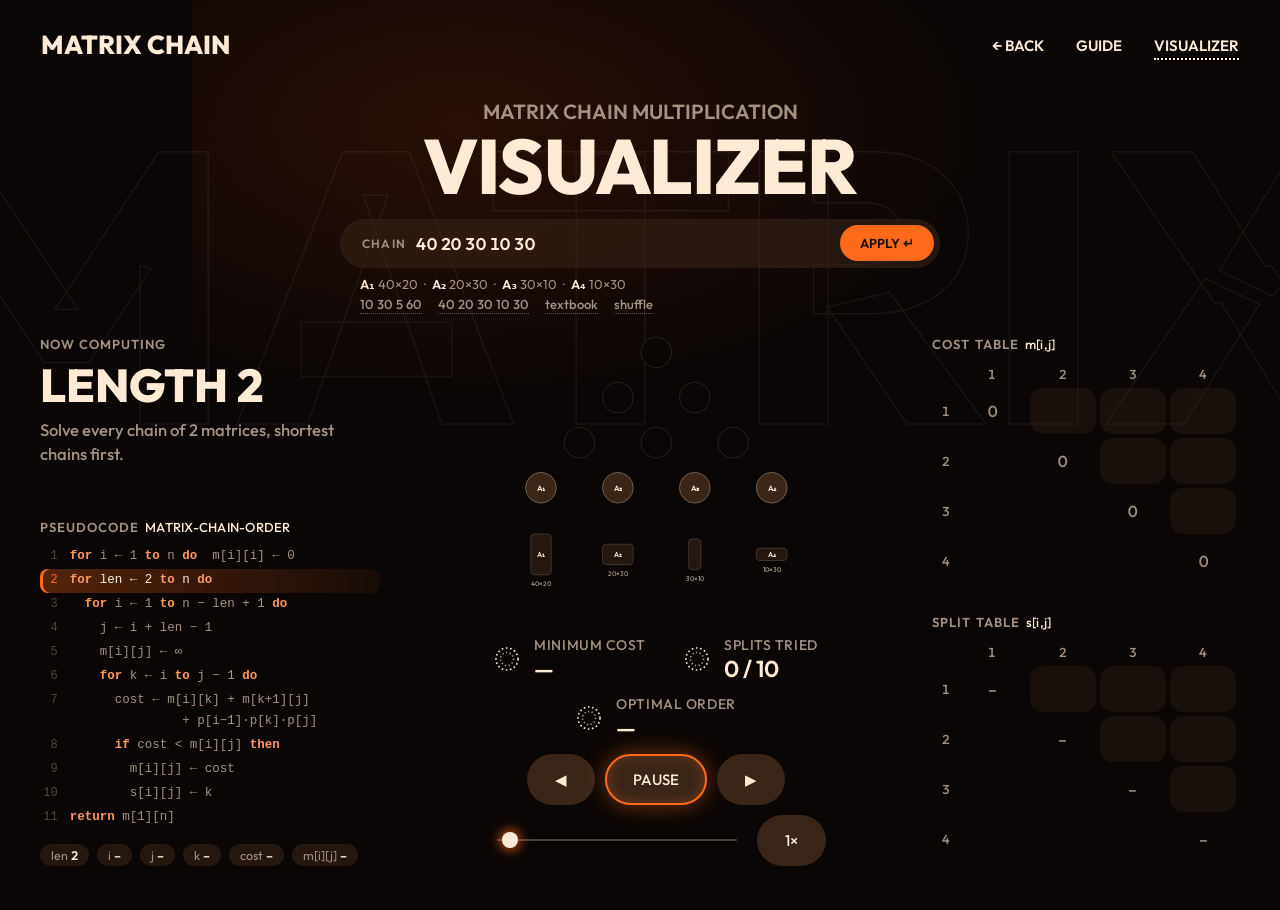
<file: test.html>
<!DOCTYPE html>
<html lang="en">
<head>
<meta charset="utf-8">
<meta name="viewport" content="width=device-width, initial-scale=1, viewport-fit=cover">
<title>MATRIX — Visualizer</title>
<link rel="preconnect" href="https://fonts.googleapis.com">
<link href="https://fonts.googleapis.com/css2?family=Outfit:wght@400;500;600;800&display=swap" rel="stylesheet">
<style>
:root{--bg:#0a0605;--cream:#fdebd6;--chip:#3a2619;--accent:#ff6a1a;--muted:#a39283;box-sizing:border-box;padding-top:env(safe-area-inset-top,0px);padding-bottom:env(safe-area-inset-bottom,0px)}
html{scroll-padding-top:env(safe-area-inset-top,0px)}
*,*::before,*::after{box-sizing:inherit;margin:0}
body{background:var(--bg);color:var(--cream);font-family:'Outfit',system-ui,-apple-system,'Segoe UI',sans-serif;overflow-x:hidden;min-height:100vh}
a{color:inherit;text-decoration:none}
:focus-visible{outline:2px solid var(--accent);outline-offset:3px}
nav{position:absolute;inset:0 0 auto 0;display:flex;justify-content:space-between;align-items:center;padding:28px clamp(20px,3.2vw,60px);z-index:5}
.logo{font-weight:800;font-size:26px;text-transform:uppercase}
nav ul{display:flex;gap:32px;list-style:none;padding:0}
nav li a{font-weight:600;font-size:15px;text-transform:uppercase;padding-bottom:3px}
nav li a.on{border-bottom:2px dotted var(--cream)}
.hero{position:relative;min-height:100vh;display:flex;flex-direction:column;align-items:center;padding-top:clamp(86px,11vh,120px);overflow:hidden}
.glow{position:absolute;top:-10%;left:50%;width:70vw;height:60vh;transform:translateX(-50%);background:radial-gradient(ellipse at 30% 40%,rgba(160,50,10,.2),transparent 60%);pointer-events:none}
.ghost{position:absolute;top:10vh;left:50%;transform:translateX(-50%);font-weight:800;font-size:clamp(6rem,30vw,27rem);line-height:1;color:transparent;-webkit-text-stroke:1.5px rgba(253,235,214,.06);white-space:nowrap;pointer-events:none}
.kicker{font-weight:600;font-size:clamp(16px,1.6vw,22px);text-transform:uppercase;color:var(--muted);position:relative}
h1{font-weight:800;font-size:clamp(2.6rem,6vw,5.4rem);line-height:1;letter-spacing:-.015em;position:relative;margin-top:4px}
.stage{position:relative;width:100%;max-width:1900px;display:grid;grid-template-columns:minmax(340px,1fr) 2.2fr minmax(var(--rc,308px),1fr);grid-template-areas:"read viz tbls" "read stats tbls" "read dock tbls";grid-template-rows:1fr auto auto;column-gap:20px;padding:22px clamp(20px,3.1vw,60px) 44px}
.read h2{font-weight:800;font-size:clamp(2.2rem,3.6vw,3.6rem);line-height:1;text-transform:uppercase}
.read p{color:var(--muted);font-weight:500;font-size:clamp(16px,1.3vw,20px);line-height:1.45;margin:10px 0 16px;max-width:30ch;min-height:2.9em}
.cands{list-style:none;padding:0;display:grid;gap:6px;max-width:220px}
.cands li{display:flex;justify-content:space-between;color:var(--muted);font-weight:500;font-size:16px;border-bottom:1px dotted rgba(253,235,214,.15);padding-bottom:4px}
.cands li.best{color:var(--cream);border-bottom-color:var(--accent)}
.stats{grid-area:stats;align-self:start;position:relative;list-style:none;padding:0;display:flex;flex-wrap:wrap;justify-content:center;gap:12px 38px;margin:22px 0 6px}
.stats li{display:flex;align-items:center;gap:14px}
.stats svg{flex:none;width:26px;height:26px}
.stats small{display:block;color:var(--muted);font-weight:500;font-size:14px;text-transform:uppercase;letter-spacing:.04em}
.stats b{font-weight:600;font-size:clamp(20px,1.8vw,26px)}
svg#viz{grid-area:viz;width:100%;height:auto;max-height:64vh;display:block;overflow:visible}

.edge path{fill:none;stroke:transparent;stroke-width:2;stroke-linecap:round;transition:stroke .3s}
.edge.win path{stroke:rgba(253,235,214,.26)}
.edge.seen path{stroke:rgba(253,235,214,.22);stroke-dasharray:3 7}
.edge.lead path{stroke:rgba(255,106,26,.6)}
.edge.try path{stroke:var(--accent);stroke-width:3;stroke-dasharray:none;filter:drop-shadow(0 0 6px rgba(255,106,26,.9))}
.edge.opt path{stroke:var(--accent);stroke-width:3;stroke-dasharray:none;filter:drop-shadow(0 0 6px rgba(255,106,26,.7))}
.node circle{fill:var(--bg);stroke:rgba(253,235,214,.16);stroke-width:1.5;transition:fill .35s,stroke .35s,filter .35s}
.node text{fill:transparent;font:600 15px 'Outfit',sans-serif;text-anchor:middle;dominant-baseline:central;transition:fill .35s}
.node.leaf circle,.node.done circle{fill:var(--chip);stroke:rgba(253,235,214,.4)}
.node.leaf text,.node.done text{fill:var(--cream)}
.node.cur circle{stroke:var(--accent);stroke-width:2.5;filter:drop-shadow(0 0 10px rgba(255,106,26,.9))}
.node.opt circle{fill:var(--cream);stroke:var(--accent)}
.node.opt text{fill:#2a170a}
.node.apex circle{filter:drop-shadow(0 0 20px rgba(255,106,26,.95))}
.stem{stroke:rgba(253,235,214,.14);stroke-dasharray:2 5}
.mat{fill:rgba(58,38,25,.55);stroke:rgba(253,235,214,.22);stroke-width:1.5;transition:fill .3s,stroke .3s}
.mat.L{fill:rgba(253,235,214,.14);stroke:var(--cream)}
.mat.R{fill:rgba(255,106,26,.18);stroke:var(--accent)}
.mat.on{fill:rgba(253,235,214,.07);stroke:rgba(253,235,214,.6)}
.ml{fill:var(--muted);font:500 13px 'Outfit',sans-serif;text-anchor:middle}
.mt{fill:var(--cream);font:600 14px 'Outfit',sans-serif;text-anchor:middle;dominant-baseline:central}

.dock{grid-area:dock;align-self:end;position:relative;display:flex;flex-wrap:wrap;align-items:center;justify-content:center;gap:10px;margin:6px 0 0}
.pill{font:500 15px 'Outfit',sans-serif;text-transform:uppercase;color:var(--cream);background:var(--chip);border:2px solid transparent;border-radius:999px;padding:14px 26px;cursor:pointer;transition:border-color .25s,box-shadow .25s,transform .15s}
.pill:hover{transform:translateY(-1px)}
.pill[aria-pressed="true"],.pill:focus-visible{border-color:var(--accent);box-shadow:0 0 22px rgba(255,106,26,.45),inset 0 0 14px rgba(255,106,26,.25)}
input.pill{width:17ch;text-align:center;cursor:text;text-transform:none;letter-spacing:.04em}
input.pill.bad{border-color:#ff3b1a;animation:shake .3s}
@keyframes shake{25%{transform:translateX(-5px)}75%{transform:translateX(5px)}}
input[type=range]{-webkit-appearance:none;appearance:none;width:min(240px,60vw);height:2px;background:rgba(253,235,214,.25);border-radius:2px;margin:0 10px;cursor:pointer}
input[type=range]::-webkit-slider-thumb{-webkit-appearance:none;width:16px;height:16px;border-radius:50%;background:var(--cream);box-shadow:0 0 12px 2px rgba(255,106,26,.8)}
input[type=range]::-moz-range-thumb{width:16px;height:16px;border:0;border-radius:50%;background:var(--cream);box-shadow:0 0 12px 2px rgba(255,106,26,.8)}

.read{grid-area:read;width:100%;max-width:440px;justify-self:start;align-self:stretch;display:flex;flex-direction:column;justify-content:space-between;gap:26px}
.code .cap i{font-style:normal;color:var(--cream);letter-spacing:.02em;text-transform:none;font-weight:500;margin-left:6px}
.ln{display:grid;grid-template-columns:30px 1fr;align-items:start;padding:1px 10px 1px 0;border-radius:8px;color:var(--muted);transition:background .25s,color .25s,box-shadow .25s}
.ln .no{text-align:right;padding-right:12px;opacity:.45;font:500 12px/1.75 ui-monospace,SFMono-Regular,Menlo,Consolas,monospace}
.ln code{font:500 12.5px/1.75 ui-monospace,SFMono-Regular,Menlo,Consolas,monospace;white-space:pre;color:inherit}
.ln .kw{color:#ff9a5c;font-weight:600}
.ln.on{background:linear-gradient(90deg,rgba(255,106,26,.3),rgba(255,106,26,.05));color:var(--cream);box-shadow:inset 3px 0 0 var(--accent)}
.ln.on .no{opacity:1;color:var(--accent)}
.vars{display:flex;flex-wrap:wrap;gap:6px 8px;margin-top:14px}
.vars span{background:rgba(58,38,25,.55);border-radius:999px;padding:3px 11px;font-size:12.5px;color:var(--muted);font-variant-numeric:tabular-nums}
.vars b{color:var(--cream);font-weight:600;margin-left:3px}
.cap{display:block;color:var(--muted);font-weight:600;font-size:13px;letter-spacing:.08em;text-transform:uppercase;margin-bottom:10px}
.tbls{grid-area:tbls;display:flex;flex-direction:column;justify-content:space-between;gap:26px;width:100%;max-width:470px;justify-self:end;align-self:stretch}
.ct{border-collapse:separate;border-spacing:4px;font-variant-numeric:tabular-nums;width:100%}
.ct caption{text-align:left;color:var(--muted);font-weight:600;font-size:13px;letter-spacing:.08em;text-transform:uppercase;padding-bottom:8px}
.ct caption i{font-style:normal;color:var(--cream);letter-spacing:.02em;text-transform:none;font-weight:500;margin-left:6px}
.ct th{color:var(--muted);font-weight:500;font-size:13px;padding:2px 4px;text-align:center}
.ct td{height:46px;min-width:56px;text-align:center;border-radius:13px;font-weight:600;font-size:16px;background:rgba(58,38,25,.32);color:transparent;padding:0 6px;transition:background .3s,color .3s,box-shadow .3s}
.ct td.void{background:none}
.ct td.dg{background:none;color:var(--muted);font-weight:500}
.ct td.done{background:linear-gradient(160deg,#47301f,#33211a);color:var(--cream);box-shadow:inset 0 1px 0 rgba(253,235,214,.09)}
.ct.s td.done{color:#ffb98a}
.ct td.tent{color:var(--muted);font-style:italic}
.ct td.cur{background:var(--accent);color:#1a0c04;font-style:normal;box-shadow:0 0 18px rgba(255,106,26,.55)}
.ct td.lf{outline:2px solid var(--cream);outline-offset:-2px}
.ct td.rt{outline:2px dashed var(--accent);outline-offset:-2px}
.ct td.done.opt{background:var(--cream);color:#2a170a;box-shadow:0 0 14px rgba(255,106,26,.3)}
.ct.sm{border-spacing:3px}
.ct.sm td{height:36px;min-width:36px;font-size:12px;padding:0 2px;border-radius:10px}
.entry{position:relative;display:flex;align-items:center;gap:10px;width:min(600px,92vw);margin-top:14px;padding:4px 4px 4px 20px;border-radius:999px;background:rgba(58,38,25,.55);border:2px solid transparent;transition:border-color .25s,box-shadow .25s}
.entry:focus-within{border-color:var(--accent);box-shadow:0 0 28px rgba(255,106,26,.35),inset 0 0 16px rgba(255,106,26,.15)}
.entry.bad{border-color:#ff3b1a;animation:shake .3s}
.entry label{font-weight:600;font-size:12px;letter-spacing:.1em;text-transform:uppercase;color:var(--muted)}
.entry input{flex:1;min-width:0;background:none;border:0;outline:0;color:var(--cream);font:600 17px 'Outfit',sans-serif;letter-spacing:.03em;padding:8px 0;font-variant-numeric:tabular-nums}
.entry input::placeholder{color:rgba(253,235,214,.28);font-weight:400;letter-spacing:0}
.entry button{font:600 13px 'Outfit',sans-serif;text-transform:uppercase;border:0;border-radius:999px;padding:10px 20px;background:var(--accent);color:#1a0c04;cursor:pointer;transition:box-shadow .25s,transform .15s}
.entry button:hover{box-shadow:0 0 22px rgba(255,106,26,.6);transform:translateY(-1px)}
.eline{position:relative;display:flex;flex-wrap:wrap;justify-content:space-between;gap:4px 20px;width:min(600px,92vw);margin:8px 0 0;padding:0 20px;color:var(--muted);font-size:13px;min-height:1.6em}
#eprev b{color:var(--cream);font-weight:600}#eprev.err{color:#ff8a5c}
.eline .try{display:flex;gap:16px;flex-wrap:wrap}
.lnk{background:none;border:0;border-bottom:1px dotted rgba(253,235,214,.35);color:var(--muted);font:500 13px 'Outfit',sans-serif;cursor:pointer;padding:0 0 1px}
.lnk:hover{color:var(--cream);border-bottom-color:var(--accent)}
.stats li{max-width:min(92vw,520px)}#sOrd{overflow-wrap:anywhere}
@media (max-width:600px){.entry label{display:none}.entry{padding-left:16px}.entry button{padding:9px 14px}.eline{padding:0 12px}}
.gd{position:fixed;inset:0;z-index:9990;display:flex;align-items:center;justify-content:center;padding:20px;background:rgba(5,3,2,.72);-webkit-backdrop-filter:blur(8px);backdrop-filter:blur(8px);opacity:0;transition:opacity .25s}
.gd[hidden]{display:none}.gd.on{opacity:1}
.gp{position:relative;width:min(560px,100%);max-height:88vh;overflow:auto;padding:34px 36px 30px;border-radius:28px;background:linear-gradient(160deg,#2a1a10,#150d08);border:1px solid rgba(253,235,214,.12);box-shadow:0 30px 80px rgba(0,0,0,.6),0 0 40px rgba(255,106,26,.12);transform:translateY(12px) scale(.98);transition:transform .25s}
.gd.on .gp{transform:none}
.gk{font-weight:600;font-size:13px;letter-spacing:.1em;text-transform:uppercase;color:var(--accent)}
.gp h2{font-weight:800;font-size:28px;line-height:1.1;margin:6px 0 18px}
.gp ol{list-style:none;counter-reset:g;display:grid;gap:14px;padding:0}
.gp li{counter-increment:g;display:grid;grid-template-columns:26px 1fr;gap:10px;color:var(--muted);font-size:16px;line-height:1.5}
.gp li::before{content:counter(g);color:var(--accent);font-weight:800;font-size:20px;line-height:1.2}
.gp li b{color:var(--cream);font-weight:600}
.gp code{background:rgba(58,38,25,.8);border-radius:8px;padding:1px 7px;color:var(--cream);font-size:14px}
.gx{position:absolute;top:14px;right:16px;width:36px;height:36px;border:0;border-radius:50%;background:var(--chip);color:var(--cream);font-size:22px;line-height:1;cursor:pointer}
.gok{margin-top:24px;font:600 14px 'Outfit',sans-serif;text-transform:uppercase;border:0;border-radius:999px;padding:12px 28px;background:var(--accent);color:#1a0c04;cursor:pointer}
@media (max-width:600px){.gp{padding:26px 22px}}
/* custom pointer: a glowing dot inside a following ring */
.has-cursor,.has-cursor *{cursor:none!important}
.c-dot,.c-br,.c-rip{position:fixed;left:0;top:0;pointer-events:none;z-index:9999}
.c-dot,.c-br{opacity:0;transition:opacity .25s}
.c-on .c-dot,.c-on .c-br{opacity:1}
.c-dot{width:4px;height:4px;margin:-2px 0 0 -2px;border-radius:50%;background:var(--cream);box-shadow:0 0 9px 1px rgba(255,106,26,.9),0 0 22px 4px rgba(255,106,26,.35);transition:opacity .25s,scale .2s,background .2s}
.c-on.c-hov .c-dot,.c-on.c-sel .c-dot{opacity:0;transition:none}
.c-on.c-down .c-dot{opacity:0;transition:none}
.c-br{color:var(--cream);border:1.5px solid currentColor;border-radius:50%;transition:opacity .25s,border-color .25s,box-shadow .25s,color .25s}
.c-hov .c-br{color:var(--accent);box-shadow:0 0 16px rgba(255,106,26,.55),inset 0 0 10px rgba(255,106,26,.25)}
.c-cta .c-br{color:var(--cream);box-shadow:0 0 16px rgba(253,235,214,.4)}
.c-rip{width:10px;height:10px;margin:-5px 0 0 -5px;border:2px solid var(--accent);border-radius:50%;animation:rip .65s cubic-bezier(.2,.7,.2,1) forwards}
@keyframes rip{from{transform:translate(var(--x),var(--y)) scale(1);opacity:.95}to{transform:translate(var(--x),var(--y)) scale(8);opacity:0}}
.pill[aria-disabled="true"]{opacity:.4}

@media (max-width:900px){
  nav ul{gap:14px}nav li a{font-size:12px}.logo{font-size:20px}
  .stage{grid-template-columns:1fr;grid-template-areas:"viz" "read" "tbls" "stats" "dock";row-gap:24px}
  svg#viz{max-height:none}
  .read,.tbls{max-width:none;justify-self:stretch}
  .read{align-self:start}
  .tbls{display:grid;align-self:start}
  .stats{margin:0}
  .stage{grid-template-rows:none}
  .stats{justify-self:start}.pill{padding:12px 18px;font-size:13px}
}
@media (prefers-reduced-motion:reduce){.pill,.node circle,.node text,.mat,.edge path{transition:none}}
</style>
</head>
<body>
<nav>
  <a class="logo" href="index.html" id="back">Matrix chain</a>
  <ul>
    <li><a href="index.html" id="back2">← Back</a></li>
    <li><a href="#guide" id="gbtn">Guide</a></li>
    <li><a class="on" href="#viz">Visualizer</a></li>
  </ul>
</nav>

<main class="hero">
  <div class="glow"></div><div class="ghost" aria-hidden="true">MATRIX</div>
  <p class="kicker">Matrix chain multiplication</p>
  <h1>VISUALIZER</h1>
  <div class="entry"><label for="dims">Chain</label><input id="dims" type="text" autocomplete="off" spellcheck="false" aria-describedby="eprev" placeholder="40 20 30 10 30    or    40x20, 20x30, 30x10"><button id="apply">Apply ↵</button></div>
  <p class="eline"><span id="eprev"></span><span class="try"><button class="lnk" data-v="10 30 5 60">10 30 5 60</button><button class="lnk" data-v="40 20 30 10 30">40 20 30 10 30</button><button class="lnk" data-v="30 35 15 5 10 20 25">textbook</button><button class="lnk" id="shuf">shuffle</button></span></p>

  <section class="stage">
    <div class="read">
      <div class="rd" aria-live="polite"><small class="cap">Now computing</small><h2 id="cH">Ready</h2><p id="cP"></p><ul class="cands" id="cands"></ul></div>
      <div class="code"><small class="cap">Pseudocode<i>MATRIX-CHAIN-ORDER</i></small><div id="lines"></div><div class="vars" id="vars"></div></div>
    </div>
    <svg id="viz" viewBox="0 0 1000 610" preserveAspectRatio="xMidYMin meet" role="img" aria-label="Dynamic programming pyramid for matrix chain multiplication"></svg>
    <ul class="stats" id="stats"></ul>
    <div class="dock">
      <button class="pill" id="prev" aria-label="Previous step">◀</button>
      <button class="pill" id="play" aria-pressed="false">Play</button>
      <button class="pill" id="next" aria-label="Next step">▶</button>
      <input type="range" id="scrub" min="0" max="1" value="0" aria-label="Timeline">
      <button class="pill" id="spd">1×</button>
    </div>
    <aside class="tbls"><table class="ct" id="tbl"></table><table class="ct s" id="stbl"></table></aside>
  </section>
</main>

<div class="gd" id="gd" hidden role="dialog" aria-modal="true" aria-labelledby="gt">
  <div class="gp">
    <button class="gx" id="gx" aria-label="Close guide">×</button>
    <p class="gk">Quick guide</p>
    <h2 id="gt">How to use the visualizer</h2>
    <ol>
      <li><span><b>Enter your chain.</b> Type the dimensions, like <code>40 20 30 10 30</code>, or the matrix sizes, like <code>40x20, 20x30</code>. Press Enter or Apply.</span></li>
      <li><span><b>Play or step.</b> Use Play, ◀ ▶ or the slider. On the keyboard, Space plays and the arrow keys step.</span></li>
      <li><span><b>Follow the code.</b> The pseudocode on the left highlights the exact line being run, and the variables under it show their current values.</span></li>
      <li><span><b>Read the pyramid.</b> Each circle is the cheapest cost of one sub-chain. The glowing line is the split being tried.</span></li>
      <li><span><b>Follow the colours.</b> Cream is the left part, dashed orange the right part, solid orange the cell being computed. The cost table on the right fills in alongside.</span></li>
      <li><span><b>Get the answer.</b> At the end, the bottom row shows the minimum cost and the best order, and the winning path lights up.</span></li>
    </ol>
    <button class="gok" id="gok">Got it</button>
  </div>
</div>

<script>
const reduce = matchMedia('(prefers-reduced-motion: reduce)').matches;
const $ = id => document.getElementById(id);
const NS = 'http://www.w3.org/2000/svg';
const el = (t, a, p) => { const e = document.createElementNS(NS, t); for(const k in a) e.setAttribute(k, a[k]); if(p) p.appendChild(e); return e; };
const sub = x => String(x).replace(/\d/g, d => '₀₁₂₃₄₅₆₇₈₉'[d]);
const fmt = v => v >= 1000 ? (v % 1000 ? (v/1000).toFixed(1) : v/1000) + 'k' : String(v);
const full = v => v.toLocaleString('en-US');
const ICON = '<svg viewBox="0 0 26 26" fill="none" stroke="#fdebd6" stroke-width="1.6"><circle cx="13" cy="13" r="11" stroke-dasharray="1.6 2.6"/><circle cx="13" cy="13" r="6.5" stroke-dasharray="1.2 2.4" opacity=".7"/></svg>';
$('stats').innerHTML = [['Minimum cost','sCost'],['Splits tried','sTry'],['Optimal order','sOrd']].map(([l,i]) => `<li>${ICON}<div><small>${l}</small><b id="${i}">—</b></div></li>`).join('');

let p, n, m, s, events, cum, opt, edgeEls, nodeEls, mats, dx, dy, R;
let idx = 0, playing = false, timer, speed = 1;

function build(){
  n = p.length - 1; m = []; s = []; events = [];
  document.querySelector('.stage').style.setProperty('--rc', ((n > 6 ? 40 : 60) * (n + 1) + 8) + 'px');
  for(let i = 0; i <= n + 1; i++){ m[i] = []; s[i] = []; m[i][i] = 0; }
  const ev = (type, line, o = {}) => events.push({t:type, line, ...o});
  ev('init', 1);
  for(let len = 2; len <= n; len++){
    ev('len', 2, {len});
    for(let i = 1; i <= n - len + 1; i++){
      const j = i + len - 1; let best = Infinity, bk = null;
      ev('row', 3, {len, i});
      ev('jdef', 4, {len, i, j});
      ev('inf', 5, {len, i, j, tb:Infinity, tk:null});
      for(let k = i; k < j; k++){
        ev('for', 6, {len, i, j, k, tb:best, tk:bk});
        const c = m[i][k] + m[k+1][j] + p[i-1]*p[k]*p[j], better = c < best;
        ev('cost', 7, {len, i, j, k, c, tb:best, tk:bk});
        ev('cmp', 8, {len, i, j, k, c, better, tb:best, tk:bk});
        if(better){ best = c; ev('upd', 9, {len, i, j, k, c, tb:best, tk:bk}); bk = k; ev('sk', 10, {len, i, j, k, c, tb:best, tk:bk}); }
      }
      m[i][j] = best; s[i][j] = bk;
      ev('fin', 6, {len, i, j, k:bk, tb:best, tk:bk});
    }
  }
  ev('ret', 11);
  cum = [0]; events.forEach((x, y) => cum[y+1] = cum[y] + (x.t === 'cost'));
  opt = {n:new Set(), e:new Set()};
  (function w(i, j){ opt.n.add(i+','+j); if(i === j) return; const k = s[i][j]; opt.e.add(`${i},${j},${k}`); w(i, k); w(k+1, j); })(1, n);

  dx = Math.min(150, 800 / Math.max(n - 1, 1)); dy = Math.min(88, 340 / Math.max(n - 1, 1)); R = Math.min(30, dx * .36);
  const pos = (i, j) => ({x: 500 + ((i + j) / 2 - (n + 1) / 2) * dx, y: 400 - (j - i) * dy});
  const curve = (a, b, side) => { const mx = (a.x + b.x) / 2, my = (a.y + b.y) / 2, ddx = b.x - a.x, ddy = b.y - a.y;
    return `M${a.x} ${a.y}Q${mx + side*.14*ddy} ${my - side*.14*ddx} ${b.x} ${b.y}`; };
  const svg = $('viz'); svg.innerHTML = '';
  const minY = Math.max(0, Math.round(pos(1, n).y - R - 2));
  svg.setAttribute('viewBox', `0 ${minY} 1000 ${610 - minY}`);
  const gE = el('g', {}, svg), gS = el('g', {}, svg), gN = el('g', {}, svg), gM = el('g', {}, svg);
  edgeEls = {}; nodeEls = {}; mats = [];
  for(let i = 1; i <= n; i++) for(let j = i + 1; j <= n; j++) for(let k = i; k < j; k++){
    const g = el('g', {class:'edge'}, gE), a = pos(i, j);
    el('path', {d: curve(a, pos(i, k), -1)}, g); el('path', {d: curve(a, pos(k+1, j), 1)}, g);
    edgeEls[`${i},${j},${k}`] = g;
  }
  const mx = Math.max(...p), sc = Math.min(2.4, 80 / mx);
  for(let i = 1; i <= n; i++){
    const q = pos(i, i), w = Math.max(24, p[i] * sc), h = Math.max(24, p[i-1] * sc);
    el('line', {class:'stem', x1:q.x, y1:q.y + R, x2:q.x, y2:530 - h/2 - 4}, gS);
    const g = el('g', {}, gM);
    mats[i] = el('rect', {class:'mat', x:q.x - w/2, y:530 - h/2, width:w, height:h, rx:8}, g);
    if(w >= 34) { const t = el('text', {class:'mt', x:q.x, y:530}, g); t.textContent = 'A' + sub(i); }
    const l = el('text', {class:'ml', x:q.x, y:530 + h/2 + 22}, g); l.textContent = `${p[i-1]}×${p[i]}`;
  }
  for(let i = 1; i <= n; i++) for(let j = i; j <= n; j++){
    const q = pos(i, j), g = el('g', {class:'node'}, gN);
    el('circle', {cx:q.x, cy:q.y, r:R}, g);
    nodeEls[i+','+j] = {g, t: el('text', {x:q.x, y:q.y}, g)};
  }
  $('scrub').max = events.length;
}

const par = (i, j) => i === j ? 'A' + sub(i) : '(' + par(i, s[i][j]) + par(s[i][j] + 1, j) + ')';

const rng = (i, j) => i === j ? 'A' + sub(i) : j === i + 1 ? 'A' + sub(i) + 'A' + sub(j) : 'A' + sub(i) + '…A' + sub(j);
const KEV = ['for', 'cost', 'cmp', 'upd', 'sk'];
const PSEUDO = [
  '<b class="kw">for</b> i ← 1 <b class="kw">to</b> n <b class="kw">do</b>  m[i][i] ← 0',
  '<b class="kw">for</b> len ← 2 <b class="kw">to</b> n <b class="kw">do</b>',
  '  <b class="kw">for</b> i ← 1 <b class="kw">to</b> n − len + 1 <b class="kw">do</b>',
  '    j ← i + len − 1',
  '    m[i][j] ← ∞',
  '    <b class="kw">for</b> k ← i <b class="kw">to</b> j − 1 <b class="kw">do</b>',
  '      cost ← m[i][k] + m[k+1][j]\n               + p[i−1]·p[k]·p[j]',
  '      <b class="kw">if</b> cost &lt; m[i][j] <b class="kw">then</b>',
  '        m[i][j] ← cost',
  '        s[i][j] ← k',
  '<b class="kw">return</b> m[1][n]'
];
$('lines').innerHTML = PSEUDO.map((c, i) => `<div class="ln" id="L${i+1}"><span class="no">${i+1}</span><code>${c}</code></div>`).join('');

function renderTable(last, filled, done){
  const sm = n > 6 ? ' sm' : '', num = (n > 6 ? fmt : full);
  const hasCell = last && last.j !== undefined, inK = last && KEV.includes(last.t);
  const make = kind => {
    let h = `<caption>${kind === 'm' ? 'Cost table' : 'Split table'}<i>${kind}[i,j]</i></caption><tr><th></th>` + Array.from({length:n}, (_, x) => `<th>${x+1}</th>`).join('') + '</tr>';
    for(let i = 1; i <= n; i++){
      h += `<tr><th>${i}</th>`;
      for(let j = 1; j <= n; j++){
        if(j < i){ h += '<td class="void"></td>'; continue; }
        let c = 'todo', v = ''; const key = i + ',' + j;
        if(i === j){ c = 'dg'; v = kind === 'm' ? '0' : '–'; }
        else if(filled.has(key)){ c = 'done'; v = kind === 'm' ? num(m[i][j]) : s[i][j]; if(done && opt.n.has(key)) c += ' opt'; }
        else if(hasCell && i === last.i && j === last.j && last.tb !== undefined){ c = 'tent'; v = kind === 'm' ? (last.tb === Infinity ? '∞' : num(last.tb)) : (last.tk === null ? '–' : last.tk); }
        if(hasCell && i === last.i && j === last.j) c += ' cur';
        if(kind === 'm' && inK){ if(i === last.i && j === last.k) c += ' lf'; if(i === last.k + 1 && j === last.j) c += ' rt'; }
        h += `<td class="${c}">${v}</td>`;
      }
      h += '</tr>';
    }
    return h;
  };
  $('tbl').className = 'ct' + sm; $('tbl').innerHTML = make('m');
  $('stbl').className = 'ct s' + sm; $('stbl').innerHTML = make('s');
}
function render(){
  const N = events.length, done = idx >= N, last = idx > 0 ? events[idx-1] : null;
  const filled = new Set(), V = {};
  for(let e = 0; e < idx; e++){
    const x = events[e];
    if(x.t === 'fin') filled.add(x.i + ',' + x.j);
    if(x.t === 'len'){ V.len = x.len; V.i = V.j = V.k = V.cost = V.best = undefined; }
    else if(x.t === 'row'){ V.i = x.i; V.j = V.k = V.cost = V.best = undefined; }
    else if(x.t === 'jdef') V.j = x.j;
    else if(x.t === 'inf') V.best = Infinity;
    else if(x.t === 'for'){ V.k = x.k; V.cost = undefined; }
    else if(x.t === 'cost') V.cost = x.c;
    else if(x.t === 'upd') V.best = x.tb;
  }
  const hasCell = last && last.j !== undefined, inK = last && KEV.includes(last.t);
  const cur = hasCell && !done ? last.i + ',' + last.j : null;

  for(const key in edgeEls){
    const [i, j, k] = key.split(',').map(Number), cell = i + ',' + j; let c = '';
    if(done && opt.e.has(key)) c = 'opt';
    else if(filled.has(cell)){ if(s[i][j] === k) c = 'win'; }
    else if(cell === cur && inK){
      if(k < last.k) c = 'seen' + (k === last.tk ? ' lead' : '');
      else if(k === last.k) c = 'try' + (k === last.tk ? ' lead' : '');
    }
    edgeEls[key].setAttribute('class', 'edge ' + c);
  }
  for(const key in nodeEls){
    const [i, j] = key.split(',').map(Number), leaf = i === j; let c = 'node ';
    c += leaf ? 'leaf' : filled.has(key) ? 'done' : 'todo';
    if(key === cur) c += ' cur';
    if(done && opt.n.has(key)) c += ' opt';
    if(done && key === '1,' + n) c += ' apex';
    nodeEls[key].g.setAttribute('class', c);
    nodeEls[key].t.textContent = leaf ? 'A' + sub(i) : filled.has(key) ? fmt(m[i][j]) : '';
  }
  for(let r = 1; r <= n; r++){
    let c = 'mat';
    if(done) c += ' L';
    else if(hasCell && r >= last.i && r <= last.j) c += (last.k === undefined || last.k === null) ? ' on' : r <= last.k ? ' L' : ' R';
    mats[r].setAttribute('class', c);
  }

  let h = 'Ready', t = 'Press play, or step through the pseudocode.', list = [];
  if(last){
    const {i, j, k} = last, cell = `m[${i},${j}]`;
    switch(last.t){
      case 'init': h = 'Setup'; t = 'One matrix needs no multiplication, so m[i][i] = 0 on the diagonal.'; break;
      case 'len': h = `Length ${last.len}`; t = `Solve every chain of ${last.len} matrices, shortest chains first.`; break;
      case 'row': h = `i = ${i}`; t = `The sub-chain starts at ${'A' + sub(i)}.`; break;
      case 'jdef': h = cell; t = `j = ${i} + ${last.len} − 1 = ${j}, so we solve ${rng(i, j)}.`; break;
      case 'inf': h = cell; t = 'Nothing found yet, so the best cost starts at ∞.'; break;
      case 'for': h = cell; t = `Try the split at k = ${k}: (${rng(i, k)}) × (${rng(k+1, j)}).`; break;
      case 'cost': h = cell; t = `${fmt(m[i][k])} + ${fmt(m[k+1][j])} + ${p[i-1]}·${p[k]}·${p[j]} = ${full(last.c)}`; break;
      case 'cmp': h = cell; t = `${full(last.c)} < ${last.tb === Infinity ? '∞' : full(last.tb)} ? ` + (last.better ? 'Yes, a new best.' : `No, keep k = ${last.tk}.`); break;
      case 'upd': h = cell; t = `${cell} ← ${full(last.c)}`; break;
      case 'sk': h = cell; t = `s[${i},${j}] ← ${k}, the split that gave it.`; break;
      case 'fin': h = cell; t = `All splits tried: ${cell} = ${full(m[i][j])}, best split k = ${s[i][j]}.`; break;
      case 'ret': h = 'Done'; t = `return m[1,${n}] = ${full(m[1][n])} multiplications.`; break;
    }
    if(hasCell) list = events.slice(0, idx).filter(x => x.t === 'cost' && x.i === i && x.j === j);
  }
  $('cH').textContent = h; $('cP').textContent = t;
  renderTable(last, filled, done);
  const lo = list.length ? Math.min(...list.map(x => x.c)) : 0;
  $('cands').innerHTML = list.map(x => `<li class="${x.c === lo ? 'best' : ''}"><span>k=${x.k}</span><span>${full(x.c)}</span></li>`).join('');

  document.querySelectorAll('.ln.on').forEach(x => x.classList.remove('on'));
  if(last && last.line) $('L' + last.line).classList.add('on');
  const vf = v => v === undefined ? '–' : v === Infinity ? '∞' : full(v);
  $('vars').innerHTML = [['len', V.len], ['i', V.i], ['j', V.j], ['k', V.k], ['cost', V.cost], ['m[i][j]', V.best]].map(([a, v]) => `<span>${a}<b>${vf(v)}</b></span>`).join('');

  $('sCost').textContent = done ? full(m[1][n]) : '—';
  $('sTry').textContent = `${cum[idx]} / ${cum[N]}`;
  $('sOrd').textContent = done ? par(1, n) : '—';
  $('scrub').value = idx;
  $('prev').setAttribute('aria-disabled', idx === 0); $('next').setAttribute('aria-disabled', idx >= N);
  const pl = $('play'); pl.setAttribute('aria-pressed', playing); pl.textContent = playing ? 'Pause' : 'Play';
}

const delay = x => ({for:520, cost:650, cmp:650, upd:520, sk:520, fin:560}[x.t] || 380);
function loop(){
  clearTimeout(timer); if(!playing) return;
  if(idx >= events.length){ playing = false; render(); if(window.cursorFx) cursorFx.flash('success', 1500); return; }
  idx++; render();
  timer = setTimeout(loop, delay(events[idx-1]) / speed);
}
const pause = () => { playing = false; clearTimeout(timer); };
const toggle = () => { if(playing){ pause(); render(); } else { if(idx >= events.length) idx = 0; playing = true; loop(); } };
const step = d => { pause(); idx = Math.max(0, Math.min(events.length, idx + d)); render(); };
function load(arr, autoplay = true){
  p = arr; build(); idx = 0; $('dims').value = p.join(' '); preview(); pause(); render(); if(window.cursorFx) cursorFx.flash('load', 700);
  if(autoplay) setTimeout(() => { if(!playing && idx === 0) toggle(); }, 500);
}
function parseChain(txt){
  txt = txt.trim(); if(!txt) return {};
  let a;
  if(/^(\s*\d+\s*[x×]\s*\d+[\s,;]*)+$/.test(txt)){
    const pr = [...txt.matchAll(/(\d+)\s*[x×]\s*(\d+)/g)].map(x => [+x[1], +x[2]]);
    for(let i = 1; i < pr.length; i++) if(pr[i-1][1] !== pr[i][0])
      return {err: `A${sub(i)} has ${pr[i-1][1]} columns but A${sub(i+1)} has ${pr[i][0]} rows, so they can't be multiplied.`};
    a = [pr[0][0], ...pr.map(x => x[1])];
  } else {
    a = txt.split(/[\s,;×x]+/).filter(Boolean).map(Number);
    if(a.some(v => !Number.isFinite(v))) return {err: 'Use numbers only, like 40 20 30 10 30.'};
  }
  if(a.some(v => !Number.isInteger(v) || v < 1 || v > 999)) return {err: 'Each dimension must be a whole number from 1 to 999.'};
  if(a.length < 3) return {err: 'A chain needs at least 2 matrices (3 numbers).'};
  if(a.length > 10) return {err: 'Up to 9 matrices (10 numbers) are supported.'};
  return {a};
}
function preview(){
  const r = parseChain($('dims').value), e = $('eprev');
  e.classList.toggle('err', !!r.err);
  if(r.err) e.textContent = r.err;
  else if(r.a) e.innerHTML = r.a.slice(1).map((c, i) => `<b>A${sub(i+1)}</b> ${r.a[i]}×${c}`).join(' &nbsp;·&nbsp; ');
  else e.textContent = 'Matrix Aᵢ is p(i−1) × p(i), so a chain of n matrices needs n + 1 numbers. Press Enter to apply.';
}
function applyInput(){
  const r = parseChain($('dims').value);
  if(!r.a){
    if(!r.err){ $('eprev').classList.add('err'); $('eprev').textContent = 'Type at least 3 numbers first.'; }
    const b = document.querySelector('.entry'); b.classList.remove('bad'); void b.offsetWidth; b.classList.add('bad'); if(window.cursorFx) cursorFx.flash('error', 1300); return;
  }
  load(r.a);
}
$('dims').addEventListener('input', preview);
$('dims').addEventListener('keydown', e => { if(e.key === 'Enter') applyInput(); });
$('apply').onclick = applyInput;
document.querySelectorAll('.lnk[data-v]').forEach(b => b.onclick = () => load(b.dataset.v.split(' ').map(Number)));
$('shuf').onclick = () => { const c = 4 + Math.floor(Math.random() * 5); load(Array.from({length:c}, () => 5 * (1 + Math.floor(Math.random() * 12)))); };
$('play').onclick = toggle; $('prev').onclick = () => step(-1); $('next').onclick = () => step(1);
$('scrub').oninput = e => { pause(); idx = +e.target.value; render(); };
$('spd').onclick = () => { speed = speed === 1 ? 2 : speed === 2 ? 4 : speed === 4 ? 8 : 1; $('spd').textContent = speed + '×'; };
addEventListener('keydown', e => {
  if(!$('gd').hidden){
    if(e.key === 'Escape') closeGuide();
    else if(e.key === 'Tab'){ const f = [$('gx'), $('gok')], i = f.indexOf(document.activeElement); e.preventDefault(); f[(i + (e.shiftKey ? -1 : 1) + 2) % 2].focus(); }
    return;
  }
  if(e.target.tagName === 'INPUT' && e.target.type !== 'range') return;
  if(e.code === 'Space'){ e.preventDefault(); toggle(); }
  else if(e.key === 'ArrowRight') step(1); else if(e.key === 'ArrowLeft') step(-1);
});
function openGuide(){ $('gd').hidden = false; requestAnimationFrame(() => $('gd').classList.add('on')); $('gok').focus(); }
function closeGuide(){ $('gd').classList.remove('on'); setTimeout(() => { $('gd').hidden = true; }, 250); $('gbtn').focus(); }
$('gbtn').onclick = e => { e.preventDefault(); openGuide(); };
$('gx').onclick = $('gok').onclick = closeGuide;
$('gd').addEventListener('click', e => { if(e.target === $('gd')) closeGuide(); });
load([40, 20, 30, 10, 30]);

/* custom pointer */
(() => {
    if (!matchMedia('(hover:hover) and (pointer:fine)').matches) return;
    const root = document.documentElement;
    root.classList.add('has-cursor');
    const mk = c => { const e = document.createElement('div'); e.className = c; document.body.appendChild(e); return e; };
    const dot = mk('c-dot'), br = mk('c-br');

    const SEL = 'a,button';
    const k = reduce ? 1 : .18;
    let mx = -200, my = -200, seen = false, down = false, hov = false;
    const b = { x: 0, y: 0, w: 44, h: 44 };

    addEventListener('pointermove', e => {
        mx = e.clientX; my = e.clientY;
        if (!seen) { seen = true; b.x = mx - 22; b.y = my - 22; }
        root.classList.add('c-on');
    });
    root.addEventListener('mouseleave', () => root.classList.remove('c-on'));
    document.addEventListener('pointerover', e => { hov = !!(e.target.closest && e.target.closest(SEL)); root.classList.toggle('c-hov', hov); root.classList.toggle('c-cta', !!(e.target.closest && e.target.closest('.nav-cta'))); });
    addEventListener('pointerdown', e => {
        down = true; root.classList.add('c-down');
        if (reduce) return;
        const r = mk('c-rip'); r.style.setProperty('--x', e.clientX + 'px'); r.style.setProperty('--y', e.clientY + 'px');
        r.addEventListener('animationend', () => r.remove());
    });
    const upd = () => root.classList.toggle('c-sel', down && !getSelection().isCollapsed);
    document.addEventListener('selectionchange', upd);
    addEventListener('pointerup', () => { down = false; root.classList.remove('c-down'); upd(); });

    function frame() {
        const s = down ? 32 : hov ? 56 : 44;
        const tw = s, th = s, tx = mx - s / 2, ty = my - s / 2;
        b.x += (tx - b.x) * k; b.y += (ty - b.y) * k; b.w += (tw - b.w) * k; b.h += (th - b.h) * k;
        br.style.transform = `translate(${b.x}px,${b.y}px)`;
        br.style.width = b.w + 'px'; br.style.height = b.h + 'px';
        dot.style.transform = `translate(${mx}px,${my}px)`;

        requestAnimationFrame(frame);
    }
    requestAnimationFrame(frame);
})();
</script>
</body>
</html>
</file>
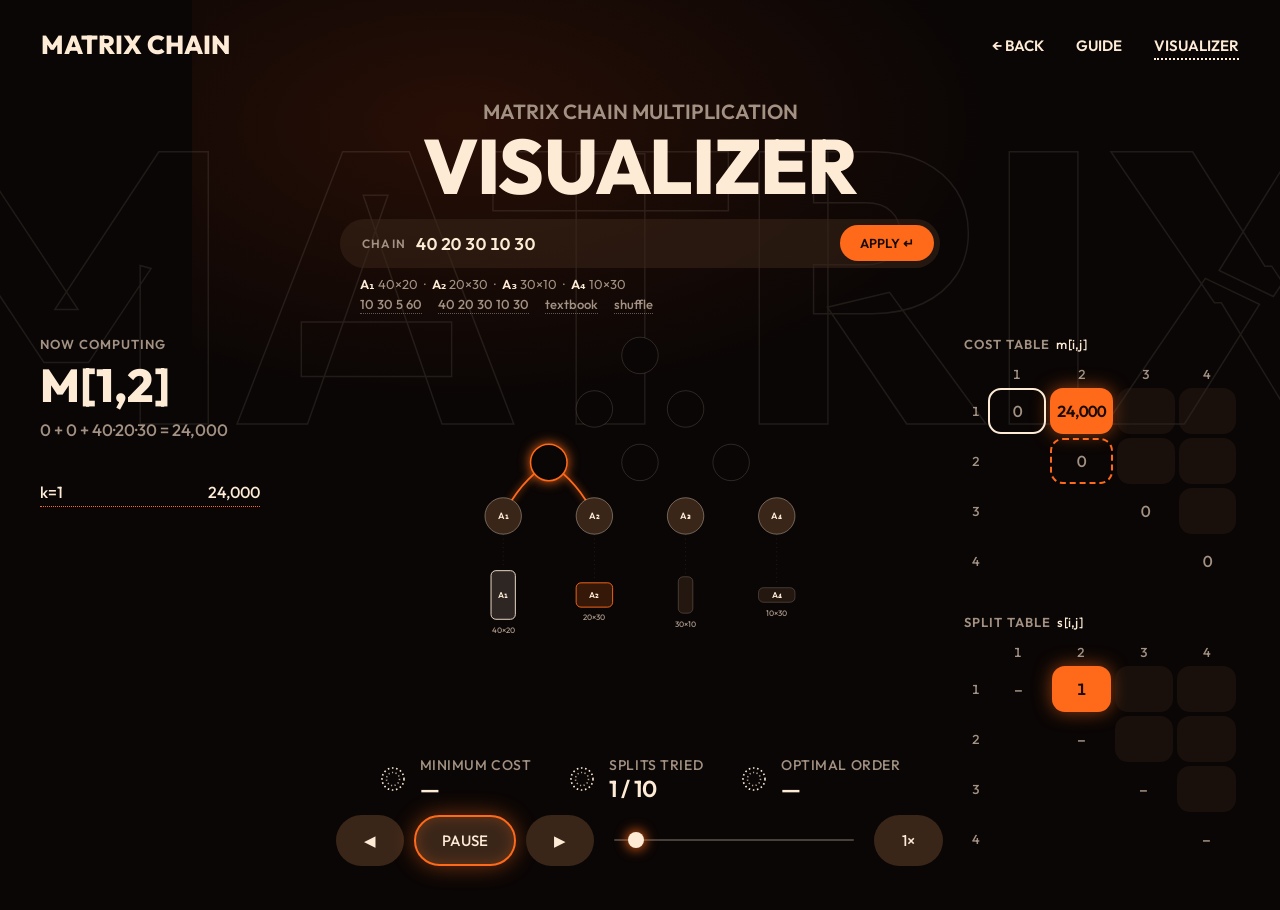
<file: visualizer.html>
<!DOCTYPE html>
<html lang="en">

<head>
  <meta charset="utf-8">
  <meta name="viewport" content="width=device-width, initial-scale=1, viewport-fit=cover">
  <title>MATRIX — Visualizer</title>
  <link rel="preconnect" href="https://fonts.googleapis.com">
  <link href="https://fonts.googleapis.com/css2?family=Outfit:wght@400;500;600;800&display=swap" rel="stylesheet">
  <style>
    :root {
      --bg: #0a0605;
      --cream: #fdebd6;
      --chip: #3a2619;
      --accent: #ff6a1a;
      --muted: #a39283;
      box-sizing: border-box;
      padding-top: env(safe-area-inset-top, 0px);
      padding-bottom: env(safe-area-inset-bottom, 0px)
    }

    html {
      scroll-padding-top: env(safe-area-inset-top, 0px)
    }

    *,
    *::before,
    *::after {
      box-sizing: inherit;
      margin: 0
    }

    body {
      background: var(--bg);
      color: var(--cream);
      font-family: 'Outfit', system-ui, -apple-system, 'Segoe UI', sans-serif;
      overflow-x: hidden;
      min-height: 100vh
    }

    a {
      color: inherit;
      text-decoration: none
    }

    :focus-visible {
      outline: 2px solid var(--accent);
      outline-offset: 3px
    }

    nav {
      position: absolute;
      inset: 0 0 auto 0;
      display: flex;
      justify-content: space-between;
      align-items: center;
      padding: 28px clamp(20px, 3.2vw, 60px);
      z-index: 5
    }

    .logo {
      font-weight: 800;
      font-size: 26px;
      text-transform: uppercase
    }

    nav ul {
      display: flex;
      gap: 32px;
      list-style: none;
      padding: 0
    }

    nav li a {
      font-weight: 600;
      font-size: 15px;
      text-transform: uppercase;
      padding-bottom: 3px
    }

    nav li a.on {
      border-bottom: 2px dotted var(--cream)
    }

    .hero {
      position: relative;
      min-height: 100vh;
      display: flex;
      flex-direction: column;
      align-items: center;
      padding-top: clamp(86px, 11vh, 120px);
      overflow: hidden
    }

    .glow {
      position: absolute;
      top: -10%;
      left: 50%;
      width: 70vw;
      height: 60vh;
      transform: translateX(-50%);
      background: radial-gradient(ellipse at 30% 40%, rgba(160, 50, 10, .2), transparent 60%);
      pointer-events: none
    }

    .ghost {
      position: absolute;
      top: 10vh;
      left: 50%;
      transform: translateX(-50%);
      font-weight: 800;
      font-size: clamp(6rem, 30vw, 27rem);
      line-height: 1;
      color: transparent;
      -webkit-text-stroke: 1.5px rgba(253, 235, 214, 0.09);
      white-space: nowrap;
      pointer-events: none
    }

    .kicker {
      font-weight: 600;
      font-size: clamp(16px, 1.6vw, 22px);
      text-transform: uppercase;
      color: var(--muted);
      position: relative
    }

    h1 {
      font-weight: 800;
      font-size: clamp(2.6rem, 6vw, 5.4rem);
      line-height: 1;
      letter-spacing: -.015em;
      position: relative;
      margin-top: 4px
    }

    .stage {
      position: relative;
      width: 100%;
      max-width: 1900px;
      display: grid;
      grid-template-columns: 1fr 2.2fr 1fr;
      grid-template-areas: "read viz tbls" ". stats tbls" ". dock tbls";
      grid-template-rows: 1fr auto auto;
      column-gap: 20px;
      padding: 22px clamp(20px, 3.1vw, 60px) 44px
    }

    .read h2 {
      font-weight: 800;
      font-size: clamp(2.2rem, 3.6vw, 3.6rem);
      line-height: 1;
      text-transform: uppercase
    }

    .read p {
      color: var(--muted);
      font-weight: 500;
      font-size: clamp(16px, 1.3vw, 20px);
      line-height: 1.45;
      margin: 10px 0 16px;
      max-width: 30ch;
      min-height: 2.9em
    }

    .cands {
      list-style: none;
      padding: 0;
      display: grid;
      gap: 6px;
      max-width: 220px
    }

    .cands li {
      display: flex;
      justify-content: space-between;
      color: var(--muted);
      font-weight: 500;
      font-size: 16px;
      border-bottom: 1px dotted rgba(253, 235, 214, .15);
      padding-bottom: 4px
    }

    .cands li.best {
      color: var(--cream);
      border-bottom-color: var(--accent)
    }

    .stats {
      grid-area: stats;
      align-self: start;
      position: relative;
      list-style: none;
      padding: 0;
      display: flex;
      flex-wrap: wrap;
      justify-content: center;
      gap: 12px 38px;
      margin: 22px 0 6px
    }

    .stats li {
      display: flex;
      align-items: center;
      gap: 14px
    }

    .stats svg {
      flex: none;
      width: 26px;
      height: 26px
    }

    .stats small {
      display: block;
      color: var(--muted);
      font-weight: 500;
      font-size: 14px;
      text-transform: uppercase;
      letter-spacing: .04em
    }

    .stats b {
      font-weight: 600;
      font-size: clamp(20px, 1.8vw, 26px)
    }

    svg#viz {
      grid-area: viz;
      width: 100%;
      height: auto;
      max-height: 64vh;
      display: block;
      overflow: visible
    }

    .edge path {
      fill: none;
      stroke: transparent;
      stroke-width: 2;
      stroke-linecap: round;
      transition: stroke .3s
    }

    .edge.win path {
      stroke: rgba(253, 235, 214, .26)
    }

    .edge.seen path {
      stroke: rgba(253, 235, 214, .22);
      stroke-dasharray: 3 7
    }

    .edge.lead path {
      stroke: rgba(255, 106, 26, .6)
    }

    .edge.try path {
      stroke: var(--accent);
      stroke-width: 3;
      stroke-dasharray: none;
      filter: drop-shadow(0 0 6px rgba(255, 106, 26, .9))
    }

    .edge.opt path {
      stroke: var(--accent);
      stroke-width: 3;
      stroke-dasharray: none;
      filter: drop-shadow(0 0 6px rgba(255, 106, 26, .7))
    }

    .node circle {
      fill: var(--bg);
      stroke: rgba(253, 235, 214, .16);
      stroke-width: 1.5;
      transition: fill .35s, stroke .35s, filter .35s
    }

    .node text {
      fill: transparent;
      font: 600 15px 'Outfit', sans-serif;
      text-anchor: middle;
      dominant-baseline: central;
      transition: fill .35s
    }

    .node.leaf circle,
    .node.done circle {
      fill: var(--chip);
      stroke: rgba(253, 235, 214, .4)
    }

    .node.leaf text,
    .node.done text {
      fill: var(--cream)
    }

    .node.cur circle {
      stroke: var(--accent);
      stroke-width: 2.5;
      filter: drop-shadow(0 0 10px rgba(255, 106, 26, .9))
    }

    .node.opt circle {
      fill: var(--cream);
      stroke: var(--accent)
    }

    .node.opt text {
      fill: #2a170a
    }

    .node.apex circle {
      filter: drop-shadow(0 0 20px rgba(255, 106, 26, .95))
    }

    .stem {
      stroke: rgba(253, 235, 214, .14);
      stroke-dasharray: 2 5
    }

    .mat {
      fill: rgba(58, 38, 25, .55);
      stroke: rgba(253, 235, 214, .22);
      stroke-width: 1.5;
      transition: fill .3s, stroke .3s
    }

    .mat.L {
      fill: rgba(253, 235, 214, .14);
      stroke: var(--cream)
    }

    .mat.R {
      fill: rgba(255, 106, 26, .18);
      stroke: var(--accent)
    }

    .ml {
      fill: var(--muted);
      font: 500 13px 'Outfit', sans-serif;
      text-anchor: middle
    }

    .mt {
      fill: var(--cream);
      font: 600 14px 'Outfit', sans-serif;
      text-anchor: middle;
      dominant-baseline: central
    }

    .dock {
      grid-area: dock;
      align-self: end;
      position: relative;
      display: flex;
      flex-wrap: wrap;
      align-items: center;
      justify-content: center;
      gap: 10px;
      margin: 6px 0 0
    }

    .pill {
      font: 500 15px 'Outfit', sans-serif;
      text-transform: uppercase;
      color: var(--cream);
      background: var(--chip);
      border: 2px solid transparent;
      border-radius: 999px;
      padding: 14px 26px;
      cursor: pointer;
      transition: border-color .25s, box-shadow .25s, transform .15s
    }

    .pill:hover {
      transform: translateY(-1px)
    }

    .pill[aria-pressed="true"],
    .pill:focus-visible {
      border-color: var(--accent);
      box-shadow: 0 0 22px rgba(255, 106, 26, .45), inset 0 0 14px rgba(255, 106, 26, .25)
    }

    input.pill {
      width: 17ch;
      text-align: center;
      cursor: text;
      text-transform: none;
      letter-spacing: .04em
    }

    input.pill.bad {
      border-color: #ff3b1a;
      animation: shake .3s
    }

    @keyframes shake {
      25% {
        transform: translateX(-5px)
      }

      75% {
        transform: translateX(5px)
      }
    }

    input[type=range] {
      -webkit-appearance: none;
      appearance: none;
      width: min(240px, 60vw);
      height: 2px;
      background: rgba(253, 235, 214, .25);
      border-radius: 2px;
      margin: 0 10px;
      cursor: pointer
    }

    input[type=range]::-webkit-slider-thumb {
      -webkit-appearance: none;
      width: 16px;
      height: 16px;
      border-radius: 50%;
      background: var(--cream);
      box-shadow: 0 0 12px 2px rgba(255, 106, 26, .8)
    }

    input[type=range]::-moz-range-thumb {
      width: 16px;
      height: 16px;
      border: 0;
      border-radius: 50%;
      background: var(--cream);
      box-shadow: 0 0 12px 2px rgba(255, 106, 26, .8)
    }

    .read {
      grid-area: read;
      width: 100%;
      max-width: 420px;
      justify-self: start;
      align-self: start
    }

    .cap {
      display: block;
      color: var(--muted);
      font-weight: 600;
      font-size: 13px;
      letter-spacing: .08em;
      text-transform: uppercase;
      margin-bottom: 10px
    }

    .tbls {
      grid-area: tbls;
      display: flex;
      flex-direction: column;
      justify-content: space-between;
      gap: 26px;
      width: 100%;
      max-width: 470px;
      justify-self: end;
      align-self: stretch
    }

    .ct {
      border-collapse: separate;
      border-spacing: 4px;
      font-variant-numeric: tabular-nums;
      width: 100%
    }

    .ct caption {
      text-align: left;
      color: var(--muted);
      font-weight: 600;
      font-size: 13px;
      letter-spacing: .08em;
      text-transform: uppercase;
      padding-bottom: 8px
    }

    .ct caption i {
      font-style: normal;
      color: var(--cream);
      letter-spacing: .02em;
      text-transform: none;
      font-weight: 500;
      margin-left: 6px
    }

    .ct th {
      color: var(--muted);
      font-weight: 500;
      font-size: 13px;
      padding: 2px 4px;
      text-align: center
    }

    .ct td {
      height: 46px;
      min-width: 56px;
      text-align: center;
      border-radius: 13px;
      font-weight: 600;
      font-size: 16px;
      background: rgba(58, 38, 25, .32);
      color: transparent;
      padding: 0 6px;
      transition: background .3s, color .3s, box-shadow .3s
    }

    .ct td.void {
      background: none
    }

    .ct td.dg {
      background: none;
      color: var(--muted);
      font-weight: 500
    }

    .ct td.done {
      background: linear-gradient(160deg, #47301f, #33211a);
      color: var(--cream);
      box-shadow: inset 0 1px 0 rgba(253, 235, 214, .09)
    }

    .ct.s td.done {
      color: #ffb98a
    }

    .ct td.tent {
      color: var(--muted);
      font-style: italic
    }

    .ct td.cur {
      background: var(--accent);
      color: #1a0c04;
      font-style: normal;
      box-shadow: 0 0 18px rgba(255, 106, 26, .55)
    }

    .ct td.lf {
      outline: 2px solid var(--cream);
      outline-offset: -2px
    }

    .ct td.rt {
      outline: 2px dashed var(--accent);
      outline-offset: -2px
    }

    .ct td.done.opt {
      background: var(--cream);
      color: #2a170a;
      box-shadow: 0 0 14px rgba(255, 106, 26, .3)
    }

    .ct.sm {
      border-spacing: 3px
    }

    .ct.sm td {
      height: 36px;
      min-width: 36px;
      font-size: 12px;
      padding: 0 2px;
      border-radius: 10px
    }

    .entry {
      position: relative;
      display: flex;
      align-items: center;
      gap: 10px;
      width: min(600px, 92vw);
      margin-top: 14px;
      padding: 4px 4px 4px 20px;
      border-radius: 999px;
      background: rgba(58, 38, 25, .55);
      border: 2px solid transparent;
      transition: border-color .25s, box-shadow .25s
    }

    .entry:focus-within {
      border-color: var(--accent);
      box-shadow: 0 0 28px rgba(255, 106, 26, .35), inset 0 0 16px rgba(255, 106, 26, .15)
    }

    .entry.bad {
      border-color: #ff3b1a;
      animation: shake .3s
    }

    .entry label {
      font-weight: 600;
      font-size: 12px;
      letter-spacing: .1em;
      text-transform: uppercase;
      color: var(--muted)
    }

    .entry input {
      flex: 1;
      min-width: 0;
      background: none;
      border: 0;
      outline: 0;
      color: var(--cream);
      font: 600 17px 'Outfit', sans-serif;
      letter-spacing: .03em;
      padding: 8px 0;
      font-variant-numeric: tabular-nums
    }

    .entry input::placeholder {
      color: rgba(253, 235, 214, .28);
      font-weight: 400;
      letter-spacing: 0
    }

    .entry button {
      font: 600 13px 'Outfit', sans-serif;
      text-transform: uppercase;
      border: 0;
      border-radius: 999px;
      padding: 10px 20px;
      background: var(--accent);
      color: #1a0c04;
      cursor: pointer;
      transition: box-shadow .25s, transform .15s
    }

    .entry button:hover {
      box-shadow: 0 0 22px rgba(255, 106, 26, .6);
      transform: translateY(-1px)
    }

    .eline {
      position: relative;
      display: flex;
      flex-wrap: wrap;
      justify-content: space-between;
      gap: 4px 20px;
      width: min(600px, 92vw);
      margin: 8px 0 0;
      padding: 0 20px;
      color: var(--muted);
      font-size: 13px;
      min-height: 1.6em
    }

    #eprev b {
      color: var(--cream);
      font-weight: 600
    }

    #eprev.err {
      color: #ff8a5c
    }

    .eline .try {
      display: flex;
      gap: 16px;
      flex-wrap: wrap
    }

    .lnk {
      background: none;
      border: 0;
      border-bottom: 1px dotted rgba(253, 235, 214, .35);
      color: var(--muted);
      font: 500 13px 'Outfit', sans-serif;
      cursor: pointer;
      padding: 0 0 1px
    }

    .lnk:hover {
      color: var(--cream);
      border-bottom-color: var(--accent)
    }

    .stats li {
      max-width: min(92vw, 520px)
    }

    #sOrd {
      overflow-wrap: anywhere
    }

    @media (max-width:600px) {
      .entry label {
        display: none
      }

      .entry {
        padding-left: 16px
      }

      .entry button {
        padding: 9px 14px
      }

      .eline {
        padding: 0 12px
      }
    }

    .gd {
      position: fixed;
      inset: 0;
      z-index: 9990;
      display: flex;
      align-items: center;
      justify-content: center;
      padding: 20px;
      background: rgba(5, 3, 2, .72);
      -webkit-backdrop-filter: blur(8px);
      backdrop-filter: blur(8px);
      opacity: 0;
      transition: opacity .25s
    }

    .gd[hidden] {
      display: none
    }

    .gd.on {
      opacity: 1
    }

    .gp {
      position: relative;
      width: min(560px, 100%);
      max-height: 88vh;
      overflow: auto;
      padding: 34px 36px 30px;
      border-radius: 28px;
      background: linear-gradient(160deg, #2a1a10, #150d08);
      border: 1px solid rgba(253, 235, 214, .12);
      box-shadow: 0 30px 80px rgba(0, 0, 0, .6), 0 0 40px rgba(255, 106, 26, .12);
      transform: translateY(12px) scale(.98);
      transition: transform .25s
    }

    .gd.on .gp {
      transform: none
    }

    .gk {
      font-weight: 600;
      font-size: 13px;
      letter-spacing: .1em;
      text-transform: uppercase;
      color: var(--accent)
    }

    .gp h2 {
      font-weight: 800;
      font-size: 28px;
      line-height: 1.1;
      margin: 6px 0 18px
    }

    .gp ol {
      list-style: none;
      counter-reset: g;
      display: grid;
      gap: 14px;
      padding: 0
    }

    .gp li {
      counter-increment: g;
      display: grid;
      grid-template-columns: 26px 1fr;
      gap: 10px;
      color: var(--muted);
      font-size: 16px;
      line-height: 1.5
    }

    .gp li::before {
      content: counter(g);
      color: var(--accent);
      font-weight: 800;
      font-size: 20px;
      line-height: 1.2
    }

    .gp li b {
      color: var(--cream);
      font-weight: 600
    }

    .gp code {
      background: rgba(58, 38, 25, .8);
      border-radius: 8px;
      padding: 1px 7px;
      color: var(--cream);
      font-size: 14px
    }

    .gx {
      position: absolute;
      top: 14px;
      right: 16px;
      width: 36px;
      height: 36px;
      border: 0;
      border-radius: 50%;
      background: var(--chip);
      color: var(--cream);
      font-size: 22px;
      line-height: 1;
      cursor: pointer
    }

    .gok {
      margin-top: 24px;
      font: 600 14px 'Outfit', sans-serif;
      text-transform: uppercase;
      border: 0;
      border-radius: 999px;
      padding: 12px 28px;
      background: var(--accent);
      color: #1a0c04;
      cursor: pointer
    }

    @media (max-width:600px) {
      .gp {
        padding: 26px 22px
      }
    }

    .has-cursor,
    .has-cursor * {
      cursor: none !important
    }

    .c-dot,
    .c-br,
    .c-rip {
      position: fixed;
      left: 0;
      top: 0;
      pointer-events: none;
      z-index: 9999
    }

    .c-dot,
    .c-br {
      opacity: 0;
      transition: opacity .25s
    }

    .c-on .c-dot,
    .c-on .c-br {
      opacity: 1
    }

    .c-dot {
      width: 4px;
      height: 4px;
      margin: -2px 0 0 -2px;
      border-radius: 50%;
      background: var(--cream);
      box-shadow: 0 0 9px 1px rgba(255, 106, 26, .9), 0 0 22px 4px rgba(255, 106, 26, .35)
    }

    .c-on.c-hov .c-dot,
    .c-on.c-sel .c-dot,
    .c-on.c-down .c-dot {
      opacity: 0;
      transition: none
    }

    .c-br {
      color: var(--cream);
      border: 1.5px solid currentColor;
      border-radius: 50%;
      transition: opacity .25s, border-color .25s, box-shadow .25s, color .25s
    }

    .c-hov .c-br {
      color: var(--accent);
      box-shadow: 0 0 16px rgba(255, 106, 26, .55), inset 0 0 10px rgba(255, 106, 26, .25)
    }

    .c-rip {
      width: 10px;
      height: 10px;
      margin: -5px 0 0 -5px;
      border: 2px solid var(--accent);
      border-radius: 50%;
      animation: rip .65s cubic-bezier(.2, .7, .2, 1) forwards
    }

    @keyframes rip {
      from {
        transform: translate(var(--x), var(--y)) scale(1);
        opacity: .95
      }

      to {
        transform: translate(var(--x), var(--y)) scale(8);
        opacity: 0
      }
    }

    @media (max-width:900px) {
      nav ul {
        gap: 14px
      }

      nav li a {
        font-size: 12px
      }

      .logo {
        font-size: 20px
      }

      .stage {
        grid-template-columns: 1fr;
        grid-template-areas: "viz" "read" "tbls" "stats" "dock";
        row-gap: 24px
      }

      svg#viz {
        max-height: none
      }

      .read,
      .tbls {
        max-width: none;
        justify-self: stretch
      }

      .tbls {
        display: grid;
        align-self: start
      }

      .stats {
        margin: 0
      }

      .stage {
        grid-template-rows: none
      }

      .stats {
        justify-self: start
      }

      .pill {
        padding: 12px 18px;
        font-size: 13px
      }
    }

    @media (prefers-reduced-motion:reduce) {

      .pill,
      .node circle,
      .node text,
      .mat,
      .edge path {
        transition: none
      }
    }
  </style>
</head>

<body>
  <nav>
    <a class="logo" href="index.html" id="back">Matrix chain</a>
    <ul>
      <li><a href="index.html" id="back2">← Back</a></li>
      <li><a href="#guide" id="gbtn">Guide</a></li>
      <li><a class="on" href="#viz">Visualizer</a></li>
    </ul>
  </nav>

  <main class="hero">
    <div class="glow"></div>
    <div class="ghost" aria-hidden="true">MATRIX</div>
    <p class="kicker">Matrix chain multiplication</p>
    <h1>VISUALIZER</h1>
    <div class="entry"><label for="dims">Chain</label><input id="dims" type="text" autocomplete="off" spellcheck="false"
        aria-describedby="eprev" placeholder="40 20 30 10 30    or    40x20, 20x30, 30x10"><button id="apply">Apply
        ↵</button></div>
    <p class="eline"><span id="eprev"></span><span class="try"><button class="lnk" data-v="10 30 5 60">10 30 5
          60</button><button class="lnk" data-v="40 20 30 10 30">40 20 30 10 30</button><button class="lnk"
          data-v="30 35 15 5 10 20 25">textbook</button><button class="lnk" id="shuf">shuffle</button></span></p>

    <section class="stage">
      <div class="read" aria-live="polite"><small class="cap">Now computing</small>
        <h2 id="cH">Ready</h2>
        <p id="cP"></p>
        <ul class="cands" id="cands"></ul>
      </div>
      <svg id="viz" viewBox="0 0 1000 610" preserveAspectRatio="xMidYMin meet" role="img"
        aria-label="Dynamic programming pyramid for matrix chain multiplication"></svg>
      <ul class="stats" id="stats"></ul>
      <div class="dock">
        <button class="pill" id="prev" aria-label="Previous step">◀</button>
        <button class="pill" id="play" aria-pressed="false">Play</button>
        <button class="pill" id="next" aria-label="Next step">▶</button>
        <input type="range" id="scrub" min="0" max="1" value="0" aria-label="Timeline">
        <button class="pill" id="spd">1×</button>
      </div>
      <aside class="tbls">
        <table class="ct" id="tbl"></table>
        <table class="ct s" id="stbl"></table>
      </aside>
    </section>
  </main>

  <div class="gd" id="gd" hidden role="dialog" aria-modal="true" aria-labelledby="gt">
    <div class="gp">
      <button class="gx" id="gx" aria-label="Close guide">×</button>
      <p class="gk">Quick guide</p>
      <h2 id="gt">How to use the visualizer</h2>
      <ol>
        <li><span><b>Enter your chain.</b> Type the dimensions, like <code>40 20 30 10 30</code>, or the matrix sizes,
            like <code>40x20, 20x30</code>. Press Enter or Apply.</span></li>
        <li><span><b>Play or step.</b> Use Play, ◀ ▶ or the slider. On the keyboard, Space plays and the arrow keys
            step.</span></li>
        <li><span><b>Read the pyramid.</b> Each circle is the cheapest cost of one sub-chain. The glowing line is the
            split being tried.</span></li>
        <li><span><b>Follow the colours.</b> Cream is the left part, dashed orange the right part, solid orange the cell
            being computed. The cost table on the right fills in alongside.</span></li>
        <li><span><b>Get the answer.</b> At the end, the bottom row shows the minimum cost and the best order, and the
            winning path lights up.</span></li>
      </ol>
      <button class="gok" id="gok">Got it</button>
    </div>
  </div>

  <script>
    const reduce = matchMedia('(prefers-reduced-motion: reduce)').matches;
    const $ = id => document.getElementById(id);
    const NS = 'http://www.w3.org/2000/svg';
    const el = (t, a, p) => { const e = document.createElementNS(NS, t); for (const k in a) e.setAttribute(k, a[k]); if (p) p.appendChild(e); return e; };
    const sub = x => String(x).replace(/\d/g, d => '₀₁₂₃₄₅₆₇₈₉'[d]);
    const fmt = v => v >= 1000 ? (v % 1000 ? (v / 1000).toFixed(1) : v / 1000) + 'k' : String(v);
    const full = v => v.toLocaleString('en-US');
    const ICON = '<svg viewBox="0 0 26 26" fill="none" stroke="#fdebd6" stroke-width="1.6"><circle cx="13" cy="13" r="11" stroke-dasharray="1.6 2.6"/><circle cx="13" cy="13" r="6.5" stroke-dasharray="1.2 2.4" opacity=".7"/></svg>';
    $('stats').innerHTML = [['Minimum cost', 'sCost'], ['Splits tried', 'sTry'], ['Optimal order', 'sOrd']].map(([l, i]) => `<li>${ICON}<div><small>${l}</small><b id="${i}">—</b></div></li>`).join('');

    let p, n, m, s, events, cum, opt, edgeEls, nodeEls, mats, dx, dy, R;
    let idx = 0, playing = false, timer, speed = 1;

    function build() {
      n = p.length - 1; m = []; s = []; events = [];
      for (let i = 0; i <= n + 1; i++) { m[i] = []; s[i] = []; m[i][i] = 0; }
      for (let len = 2; len <= n; len++) for (let i = 1; i <= n - len + 1; i++) {
        const j = i + len - 1; let best = Infinity, bk = 0;
        for (let k = i; k < j; k++) {
          const c = m[i][k] + m[k + 1][j] + p[i - 1] * p[k] * p[j];
          if (c < best) { best = c; bk = k; }
          events.push({ t: 'try', i, j, k, c, best, bk });
        }
        m[i][j] = best; s[i][j] = bk; events.push({ t: 'set', i, j, k: bk });
      }
      cum = [0]; events.forEach((e, x) => cum[x + 1] = cum[x] + (e.t === 'try'));
      opt = { n: new Set(), e: new Set() };
      (function w(i, j) { opt.n.add(i + ',' + j); if (i === j) return; const k = s[i][j]; opt.e.add(`${i},${j},${k}`); w(i, k); w(k + 1, j); })(1, n);

      dx = Math.min(150, 800 / Math.max(n - 1, 1)); dy = Math.min(88, 340 / Math.max(n - 1, 1)); R = Math.min(30, dx * .36);
      const pos = (i, j) => ({ x: 500 + ((i + j) / 2 - (n + 1) / 2) * dx, y: 400 - (j - i) * dy });
      const curve = (a, b, side) => {
        const mx = (a.x + b.x) / 2, my = (a.y + b.y) / 2, ddx = b.x - a.x, ddy = b.y - a.y;
        return `M${a.x} ${a.y}Q${mx + side * .14 * ddy} ${my - side * .14 * ddx} ${b.x} ${b.y}`;
      };
      const svg = $('viz'); svg.innerHTML = '';
      const minY = Math.max(0, Math.round(pos(1, n).y - R - 2));
      svg.setAttribute('viewBox', `0 ${minY} 1000 ${610 - minY}`);
      const gE = el('g', {}, svg), gS = el('g', {}, svg), gN = el('g', {}, svg), gM = el('g', {}, svg);
      edgeEls = {}; nodeEls = {}; mats = [];
      for (let i = 1; i <= n; i++) for (let j = i + 1; j <= n; j++) for (let k = i; k < j; k++) {
        const g = el('g', { class: 'edge' }, gE), a = pos(i, j);
        el('path', { d: curve(a, pos(i, k), -1) }, g); el('path', { d: curve(a, pos(k + 1, j), 1) }, g);
        edgeEls[`${i},${j},${k}`] = g;
      }
      const mx = Math.max(...p), sc = Math.min(2.4, 80 / mx);
      for (let i = 1; i <= n; i++) {
        const q = pos(i, i), w = Math.max(24, p[i] * sc), h = Math.max(24, p[i - 1] * sc);
        el('line', { class: 'stem', x1: q.x, y1: q.y + R, x2: q.x, y2: 530 - h / 2 - 4 }, gS);
        const g = el('g', {}, gM);
        mats[i] = el('rect', { class: 'mat', x: q.x - w / 2, y: 530 - h / 2, width: w, height: h, rx: 8 }, g);
        if (w >= 34) { const t = el('text', { class: 'mt', x: q.x, y: 530 }, g); t.textContent = 'A' + sub(i); }
        const l = el('text', { class: 'ml', x: q.x, y: 530 + h / 2 + 22 }, g); l.textContent = `${p[i - 1]}×${p[i]}`;
      }
      for (let i = 1; i <= n; i++) for (let j = i; j <= n; j++) {
        const q = pos(i, j), g = el('g', { class: 'node' }, gN);
        el('circle', { cx: q.x, cy: q.y, r: R }, g);
        nodeEls[i + ',' + j] = { g, t: el('text', { x: q.x, y: q.y }, g) };
      }
      $('scrub').max = events.length;
    }

    const par = (i, j) => i === j ? 'A' + sub(i) : '(' + par(i, s[i][j]) + par(s[i][j] + 1, j) + ')';

    function renderTable(last, filled, done) {
      const sm = n > 6 ? ' sm' : '', num = (n > 6 ? fmt : full);
      const make = kind => {
        let h = `<caption>${kind === 'm' ? 'Cost table' : 'Split table'}<i>${kind}[i,j]</i></caption><tr><th></th>` + Array.from({ length: n }, (_, x) => `<th>${x + 1}</th>`).join('') + '</tr>';
        for (let i = 1; i <= n; i++) {
          h += `<tr><th>${i}</th>`;
          for (let j = 1; j <= n; j++) {
            if (j < i) { h += '<td class="void"></td>'; continue; }
            let c = 'todo', v = ''; const key = i + ',' + j;
            if (i === j) { c = 'dg'; v = kind === 'm' ? '0' : '–'; }
            else if (filled.has(key)) { c = 'done'; v = kind === 'm' ? num(m[i][j]) : s[i][j]; if (done && opt.n.has(key)) c += ' opt'; }
            else if (last && last.t === 'try' && i === last.i && j === last.j) { c = 'tent'; v = kind === 'm' ? num(last.best) : last.bk; }
            if (last && i === last.i && j === last.j) c += ' cur';
            if (kind === 'm' && last && last.t === 'try') { if (i === last.i && j === last.k) c += ' lf'; if (i === last.k + 1 && j === last.j) c += ' rt'; }
            h += `<td class="${c}">${v}</td>`;
          }
          h += '</tr>';
        }
        return h;
      };
      $('tbl').className = 'ct' + sm; $('tbl').innerHTML = make('m');
      $('stbl').className = 'ct s' + sm; $('stbl').innerHTML = make('s');
    }
    function render() {
      const N = events.length, done = idx >= N, last = idx > 0 ? events[idx - 1] : null;
      const filled = new Set();
      for (let e = 0; e < idx; e++) if (events[e].t === 'set') filled.add(events[e].i + ',' + events[e].j);
      const cur = last && !done ? last.i + ',' + last.j : null;

      for (const key in edgeEls) {
        const [i, j, k] = key.split(',').map(Number), cell = i + ',' + j; let c = '';
        if (done && opt.e.has(key)) c = 'opt';
        else if (filled.has(cell)) { if (s[i][j] === k) c = 'win'; }
        else if (cell === cur && last.t === 'try') {
          if (k < last.k) c = 'seen' + (k === last.bk ? ' lead' : '');
          else if (k === last.k) c = 'try' + (k === last.bk ? ' lead' : '');
        }
        edgeEls[key].setAttribute('class', 'edge ' + c);
      }
      for (const key in nodeEls) {
        const [i, j] = key.split(',').map(Number), leaf = i === j; let c = 'node ';
        c += leaf ? 'leaf' : filled.has(key) ? 'done' : 'todo';
        if (key === cur) c += ' cur';
        if (done && opt.n.has(key)) c += ' opt';
        if (done && key === '1,' + n) c += ' apex';
        nodeEls[key].g.setAttribute('class', c);
        nodeEls[key].t.textContent = leaf ? 'A' + sub(i) : filled.has(key) ? fmt(m[i][j]) : '';
      }
      for (let r = 1; r <= n; r++) {
        let c = 'mat';
        if (done) c += ' L'; else if (last && r >= last.i && r <= last.j) c += r <= last.k ? ' L' : ' R';
        mats[r].setAttribute('class', c);
      }

      let h = 'Ready', t = 'Press play, or step through the table.', list = [];
      if (last) {
        const { i, j } = last;
        list = events.slice(0, idx).filter(e => e.t === 'try' && e.i === i && e.j === j);
        if (done) { h = 'Done'; t = `The cheapest order costs ${full(m[1][n])} multiplications.`; }
        else {
          h = `m[${i},${j}]`;
          t = last.t === 'try' ? `${fmt(m[i][last.k])} + ${fmt(m[last.k + 1][j])} + ${p[i - 1]}·${p[last.k]}·${p[j]} = ${full(last.c)}` : `Cheapest split is k=${last.k}.`;
        }
      }
      $('cH').textContent = h; $('cP').textContent = t;
      renderTable(last, filled, done);
      const lo = list.length ? Math.min(...list.map(e => e.c)) : 0;
      $('cands').innerHTML = list.map(e => `<li class="${e.c === lo ? 'best' : ''}"><span>k=${e.k}</span><span>${full(e.c)}</span></li>`).join('');
      $('sCost').textContent = done ? full(m[1][n]) : '—';
      $('sTry').textContent = `${cum[idx]} / ${cum[N]}`;
      $('sOrd').textContent = done ? par(1, n) : '—';
      $('scrub').value = idx;
      const pl = $('play'); pl.setAttribute('aria-pressed', playing); pl.textContent = playing ? 'Pause' : 'Play';
    }

    function loop() {
      clearTimeout(timer); if (!playing) return;
      if (idx >= events.length) { playing = false; render(); return; }
      idx++; render();
      timer = setTimeout(loop, (events[idx - 1].t === 'set' ? 600 : 800) / speed);
    }
    const pause = () => { playing = false; clearTimeout(timer); };
    const toggle = () => { if (playing) { pause(); render(); } else { if (idx >= events.length) idx = 0; playing = true; loop(); } };
    const step = d => { pause(); idx = Math.max(0, Math.min(events.length, idx + d)); render(); };
    function load(arr, autoplay = true) {
      p = arr; build(); idx = 0; $('dims').value = p.join(' '); preview(); pause(); render();
      if (autoplay) setTimeout(() => { if (!playing && idx === 0) toggle(); }, 500);
    }
    function parseChain(txt) {
      txt = txt.trim(); if (!txt) return {};
      let a;
      if (/^(\s*\d+\s*[x×]\s*\d+[\s,;]*)+$/.test(txt)) {
        const pr = [...txt.matchAll(/(\d+)\s*[x×]\s*(\d+)/g)].map(x => [+x[1], +x[2]]);
        for (let i = 1; i < pr.length; i++) if (pr[i - 1][1] !== pr[i][0])
          return { err: `A${sub(i)} has ${pr[i - 1][1]} columns but A${sub(i + 1)} has ${pr[i][0]} rows, so they can't be multiplied.` };
        a = [pr[0][0], ...pr.map(x => x[1])];
      } else {
        a = txt.split(/[\s,;×x]+/).filter(Boolean).map(Number);
        if (a.some(v => !Number.isFinite(v))) return { err: 'Use numbers only, like 40 20 30 10 30.' };
      }
      if (a.some(v => !Number.isInteger(v) || v < 1 || v > 999)) return { err: 'Each dimension must be a whole number from 1 to 999.' };
      if (a.length < 3) return { err: 'A chain needs at least 2 matrices (3 numbers).' };
      if (a.length > 10) return { err: 'Up to 9 matrices (10 numbers) are supported.' };
      return { a };
    }
    function preview() {
      const r = parseChain($('dims').value), e = $('eprev');
      e.classList.toggle('err', !!r.err);
      if (r.err) e.textContent = r.err;
      else if (r.a) e.innerHTML = r.a.slice(1).map((c, i) => `<b>A${sub(i + 1)}</b> ${r.a[i]}×${c}`).join(' &nbsp;·&nbsp; ');
      else e.textContent = 'Matrix Aᵢ is p(i−1) × p(i), so a chain of n matrices needs n + 1 numbers. Press Enter to apply.';
    }
    function applyInput() {
      const r = parseChain($('dims').value);
      if (!r.a) {
        if (!r.err) { $('eprev').classList.add('err'); $('eprev').textContent = 'Type at least 3 numbers first.'; }
        const b = document.querySelector('.entry'); b.classList.remove('bad'); void b.offsetWidth; b.classList.add('bad'); return;
      }
      load(r.a);
    }
    $('dims').addEventListener('input', preview);
    $('dims').addEventListener('keydown', e => { if (e.key === 'Enter') applyInput(); });
    $('apply').onclick = applyInput;
    document.querySelectorAll('.lnk[data-v]').forEach(b => b.onclick = () => load(b.dataset.v.split(' ').map(Number)));
    $('shuf').onclick = () => { const c = 4 + Math.floor(Math.random() * 5); load(Array.from({ length: c }, () => 5 * (1 + Math.floor(Math.random() * 12)))); };
    $('play').onclick = toggle; $('prev').onclick = () => step(-1); $('next').onclick = () => step(1);
    $('scrub').oninput = e => { pause(); idx = +e.target.value; render(); };
    $('spd').onclick = () => { speed = speed === 1 ? 2 : speed === 2 ? 4 : 1; $('spd').textContent = speed + '×'; };
    addEventListener('keydown', e => {
      if (!$('gd').hidden) {
        if (e.key === 'Escape') closeGuide();
        else if (e.key === 'Tab') { const f = [$('gx'), $('gok')], i = f.indexOf(document.activeElement); e.preventDefault(); f[(i + (e.shiftKey ? -1 : 1) + 2) % 2].focus(); }
        return;
      }
      if (e.target.tagName === 'INPUT' && e.target.type !== 'range') return;
      if (e.code === 'Space') { e.preventDefault(); toggle(); }
      else if (e.key === 'ArrowRight') step(1); else if (e.key === 'ArrowLeft') step(-1);
    });
    function openGuide() { $('gd').hidden = false; requestAnimationFrame(() => $('gd').classList.add('on')); $('gok').focus(); }
    function closeGuide() { $('gd').classList.remove('on'); setTimeout(() => { $('gd').hidden = true; }, 250); $('gbtn').focus(); }
    $('gbtn').onclick = e => { e.preventDefault(); openGuide(); };
    $('gx').onclick = $('gok').onclick = closeGuide;
    $('gd').addEventListener('click', e => { if (e.target === $('gd')) closeGuide(); });
    load([40, 20, 30, 10, 30]);

    /* custom pointer */
    (() => {
      if (!matchMedia('(hover:hover) and (pointer:fine)').matches) return;
      const root = document.documentElement; root.classList.add('has-cursor');
      const mk = c => { const e = document.createElement('div'); e.className = c; document.body.appendChild(e); return e; };
      const dot = mk('c-dot'), br = mk('c-br');
      const SEL = 'a,button,input', k = reduce ? 1 : .18;
      let mx = -200, my = -200, seen = false, down = false, hov = false;
      const b = { x: 0, y: 0, w: 44, h: 44 };
      addEventListener('pointermove', e => { mx = e.clientX; my = e.clientY; if (!seen) { seen = true; b.x = mx - 22; b.y = my - 22; } root.classList.add('c-on'); });
      root.addEventListener('mouseleave', () => root.classList.remove('c-on'));
      document.addEventListener('pointerover', e => { hov = !!(e.target.closest && e.target.closest(SEL)); root.classList.toggle('c-hov', hov); });
      addEventListener('pointerdown', e => {
        down = true; root.classList.add('c-down'); if (reduce) return;
        const r = mk('c-rip'); r.style.setProperty('--x', e.clientX + 'px'); r.style.setProperty('--y', e.clientY + 'px');
        r.addEventListener('animationend', () => r.remove());
      });
      const upd = () => root.classList.toggle('c-sel', down && !getSelection().isCollapsed);
      document.addEventListener('selectionchange', upd);
      addEventListener('pointerup', () => { down = false; root.classList.remove('c-down'); upd(); });
      function frame() {
        const sz = down ? 32 : hov ? 56 : 44;
        b.x += (mx - sz / 2 - b.x) * k; b.y += (my - sz / 2 - b.y) * k; b.w += (sz - b.w) * k; b.h += (sz - b.h) * k;
        br.style.transform = `translate(${b.x}px,${b.y}px)`; br.style.width = b.w + 'px'; br.style.height = b.h + 'px';
        dot.style.transform = `translate(${mx}px,${my}px)`;
        requestAnimationFrame(frame);
      }
      requestAnimationFrame(frame);
    })();
  </script>
</body>

</html>
</file>
<file: style.css>
:root{
  --bg:#0a0605; --cream:#fdebd6; --chip:#3a2619; --accent:#ff6a1a; --muted:#a39283;
  box-sizing:border-box;
  padding-top:env(safe-area-inset-top,0px); padding-bottom:env(safe-area-inset-bottom,0px);
}
html{scroll-padding-top:env(safe-area-inset-top,0px);scroll-behavior:smooth}
*,*::before,*::after{box-sizing:inherit;margin:0}
body{background:var(--bg);color:var(--cream);font-family:'Outfit',system-ui,-apple-system,'Segoe UI',sans-serif;overflow-x:hidden;min-height:100vh}
a{color:inherit;text-decoration:none}
:focus-visible{outline:2px solid var(--accent);outline-offset:3px}

nav{position:absolute;inset:0 0 auto 0;display:flex;justify-content:space-between;align-items:center;padding:28px clamp(20px,3.2vw,60px);z-index:5}
.logo{font-weight:800;font-size:26px;letter-spacing:.01em;text-transform:uppercase}
nav ul{display:flex;align-items:center;gap:32px;list-style:none;padding:0}
nav li a{font-weight:600;font-size:15px;text-transform:uppercase;padding-bottom:3px}
nav li a.on{border-bottom:2px dotted var(--cream)}
nav li a.nav-cta{display:inline-flex;align-items:center;gap:10px;padding:13px 26px;border-radius:999px;background:var(--accent);color:#1a0c04;letter-spacing:.03em;box-shadow:0 0 28px rgba(255,106,26,.5),inset 0 1px 0 rgba(255,255,255,.28);transition:box-shadow .25s,transform .2s}
.nav-cta span{display:inline-block;transition:transform .25s}
nav li a.nav-cta:hover{transform:translateY(-2px);box-shadow:0 0 44px rgba(255,106,26,.75),inset 0 1px 0 rgba(255,255,255,.28)}
.nav-cta:hover span{transform:translateX(5px)}
nav li a.nav-cta:focus-visible{outline-color:var(--cream)}

.hero{position:relative;min-height:100vh;display:flex;flex-direction:column;align-items:center;padding-top:clamp(90px,12vh,130px);overflow:hidden}
.glow{position:absolute;top:-10%;left:50%;width:70vw;height:60vh;transform:translateX(-50%);background:radial-gradient(ellipse at 30% 40%,rgba(160,50,10,.18),transparent 60%);pointer-events:none}
.ghost{position:absolute;top:10vh;left:50%;transform:translateX(-50%);font-weight:800;font-size:clamp(6rem,30vw,27rem);line-height:1;color:transparent;-webkit-text-stroke:1.5px rgba(253,235,214,.06);white-space:nowrap;pointer-events:none}
.kicker{font-weight:600;font-size:clamp(20px,2.2vw,30px);text-transform:uppercase;letter-spacing:-.01em;position:relative;text-align:center;padding:0 16px}
h1{font-weight:800;font-size:clamp(4rem,17vw,13rem);line-height:.95;letter-spacing:-.015em;color:var(--cream);position:relative;margin-top:6px}
.tabs{display:flex;flex-wrap:wrap;justify-content:center;gap:10px;margin-top:34px;position:relative}
.tab{font:500 17px 'Outfit',sans-serif;text-transform:uppercase;color:var(--cream);background:var(--chip);border:2px solid transparent;border-radius:999px;padding:22px 49px;cursor:pointer;transition:border-color .25s,box-shadow .25s,transform .15s}
.tab:hover{transform:translateY(-1px)}
.tab[aria-selected="true"]{border-color:var(--accent);box-shadow:0 0 22px rgba(255,106,26,.45),inset 0 0 14px rgba(255,106,26,.25)}

.stage{position:relative;width:100%;max-width:1900px;display:grid;grid-template-columns:1fr 1.25fr 1fr;align-items:center;gap:24px;padding:clamp(40px,8vh,90px) clamp(20px,3.1vw,60px) 80px;margin-top:auto}
.copy h2{font-weight:600;font-size:clamp(26px,2.4vw,34px);text-transform:uppercase;margin-bottom:10px}
.copy p{color:var(--muted);font-weight:500;font-size:clamp(18px,1.55vw,22px);line-height:1.45;max-width:28ch}
.feats{list-style:none;padding:0;display:grid;gap:26px;justify-self:end}
.feats li{display:flex;align-items:center;gap:30px;font-weight:500;font-size:clamp(18px,1.6vw,23px)}
.feats svg{flex:none;width:26px;height:26px}
.swap{transition:opacity .25s,transform .25s}
.swap.out{opacity:0;transform:translateY(8px)}

/* visual */
.viz{width:min(100%,460px);margin:0 auto;display:grid;gap:18px}
.chain{display:flex;flex-wrap:wrap;gap:8px;justify-content:center}
.chip{background:var(--chip);border-radius:999px;padding:8px 16px;font-weight:600;font-size:15px}
.chip small{color:var(--muted);font-weight:500;margin-left:6px}
.grid{display:grid;grid-template-columns:26px repeat(4,1fr);gap:7px;align-items:stretch}
.hd{display:flex;align-items:center;justify-content:center;color:var(--muted);font-weight:600;font-size:14px}
.cell{aspect-ratio:1.1;border-radius:16px;display:flex;flex-direction:column;align-items:center;justify-content:center;font-weight:600;font-size:clamp(14px,1.3vw,18px);border:2px solid transparent;transition:background .3s,border-color .3s,box-shadow .3s,opacity .3s}
.cell small{font-size:11px;color:var(--muted);font-weight:500}
.cell.void{visibility:hidden}
.cell.todo{background:rgba(58,38,25,.45);color:transparent}
.cell.todo small{color:transparent}
.cell.done{background:var(--chip)}
.cell.cur{background:var(--chip);border-color:var(--accent);box-shadow:0 0 22px rgba(255,106,26,.45),inset 0 0 14px rgba(255,106,26,.25)}
.cell.best{background:var(--cream);color:#2a170a}.cell.best small{color:#7a5a3c}
.rows{display:grid;gap:8px}
.row{display:grid;grid-template-columns:minmax(0,1.5fr) minmax(0,1fr) auto;gap:12px;align-items:center;background:rgba(58,38,25,.45);border:2px solid transparent;border-radius:16px;padding:12px 16px;font-weight:600;font-size:15px;transition:background .3s,border-color .3s,box-shadow .3s}
.row .bar{height:8px;border-radius:99px;background:rgba(253,235,214,.12);overflow:hidden}
.row .bar i{display:block;height:100%;width:0;background:var(--muted);border-radius:99px;transition:width .5s}
.row .v{color:transparent;min-width:5ch;text-align:right}
.row.done{background:var(--chip)} .row.done .v{color:var(--cream)} .row.done .bar i{width:var(--w)}
.row.cur{background:var(--chip);border-color:var(--accent);box-shadow:0 0 22px rgba(255,106,26,.45),inset 0 0 14px rgba(255,106,26,.25)}
.row.cur .v{color:var(--cream)} .row.cur .bar i{width:var(--w)}
.row.best{background:var(--cream);color:#2a170a}.row.best .bar{background:rgba(42,23,10,.18)}.row.best .bar i{background:#2a170a;width:var(--w)}.row.best .v{color:#2a170a}
.status{text-align:center;color:var(--muted);font-weight:500;font-size:16px;min-height:2.6em;line-height:1.35}
.status b{color:var(--cream);font-weight:600}

/* what is MCM */
.about{position:relative;max-width:1400px;margin:0 auto;padding:clamp(70px,12vh,130px) clamp(20px,3.1vw,60px) 80px}
.about .k{font-weight:600;font-size:15px;letter-spacing:.1em;text-transform:uppercase;color:var(--accent)}
.about h2{font-weight:800;font-size:clamp(2.4rem,6.5vw,5.5rem);line-height:1;letter-spacing:-.015em;margin:10px 0 clamp(28px,5vh,56px)}
.ag{display:grid;grid-template-columns:1.1fr 1fr;gap:clamp(28px,5vw,90px);align-items:start}
.lead{color:var(--muted);font-weight:500;font-size:clamp(18px,1.6vw,23px);line-height:1.55;max-width:46ch}
.lead + .lead{margin-top:18px}
.lead b{color:var(--cream);font-weight:600}
.cap{color:var(--muted);font-weight:600;font-size:13px;letter-spacing:.08em;text-transform:uppercase}
.ex{list-style:none;padding:0;margin-top:10px;border-top:1px dotted rgba(253,235,214,.22)}
.ex li{display:flex;justify-content:space-between;align-items:center;gap:20px;padding:18px 0;border-bottom:1px dotted rgba(253,235,214,.22);font-weight:600;font-size:clamp(20px,1.8vw,26px)}
.ex small{display:block;color:var(--muted);font-weight:500;font-size:15px;margin-top:2px;font-variant-numeric:tabular-nums}
.ex b{font-weight:800;font-size:clamp(28px,3vw,44px);font-variant-numeric:tabular-nums;color:var(--muted)}
.ex li.win b{color:var(--accent)}
.ex-note{color:var(--muted);font-weight:500;font-size:16px;margin-top:14px}
.ex-note b{color:var(--cream);font-weight:600}
.ideas{list-style:none;padding:36px 0 0;margin-top:clamp(40px,7vh,72px);border-top:1px dotted rgba(253,235,214,.22);display:grid;grid-template-columns:repeat(3,1fr);gap:28px 48px}
.ideas li{display:flex;gap:20px;align-items:flex-start;color:var(--muted);font-weight:500;font-size:17px;line-height:1.5}
.ideas li::before{content:"";flex:none;width:26px;height:26px;margin-top:2px;border-radius:50%;border:1.6px dotted var(--cream);background:radial-gradient(circle,var(--cream) 0 2px,transparent 3px)}
.ideas b{display:block;color:var(--cream);font-weight:600;font-size:20px;margin-bottom:4px}
.totop{display:inline-block;margin-top:48px;color:var(--muted);font-weight:500;font-size:15px;border-bottom:1px dotted rgba(253,235,214,.35)}
.totop:hover{color:var(--cream);border-bottom-color:var(--accent)}

.progress{position:fixed;right:0;top:68vh;width:14px;height:20vh;background:rgba(253,235,214,.12);z-index:6}
.progress i{display:block;width:100%;height:30%;background:var(--cream);transition:height .15s}

/* custom pointer: a glowing dot inside a following ring */
.has-cursor,.has-cursor *{cursor:none!important}
.c-dot,.c-br,.c-rip{position:fixed;left:0;top:0;pointer-events:none;z-index:9999}
.c-dot,.c-br{opacity:0;transition:opacity .25s}
.c-on .c-dot,.c-on .c-br{opacity:1}
.c-dot{width:4px;height:4px;margin:-2px 0 0 -2px;border-radius:50%;background:var(--cream);box-shadow:0 0 9px 1px rgba(255,106,26,.9),0 0 22px 4px rgba(255,106,26,.35);transition:opacity .25s,scale .2s,background .2s}
.c-on.c-hov .c-dot,.c-on.c-sel .c-dot{opacity:0;transition:none}
.c-on.c-down .c-dot{opacity:0;transition:none}
.c-br{color:var(--cream);border:1.5px solid currentColor;border-radius:50%;transition:opacity .25s,border-color .25s,box-shadow .25s,color .25s}
.c-hov .c-br{color:var(--accent);box-shadow:0 0 16px rgba(255,106,26,.55),inset 0 0 10px rgba(255,106,26,.25)}
.c-cta .c-br{color:var(--cream);box-shadow:0 0 16px rgba(253,235,214,.4)}
.c-rip{width:10px;height:10px;margin:-5px 0 0 -5px;border:2px solid var(--accent);border-radius:50%;animation:rip .65s cubic-bezier(.2,.7,.2,1) forwards}
@keyframes rip{from{transform:translate(var(--x),var(--y)) scale(1);opacity:.95}to{transform:translate(var(--x),var(--y)) scale(8);opacity:0}}

@media (max-width:900px){
  nav ul{gap:16px} nav li a{font-size:13px} .logo{font-size:20px}
  .stage{grid-template-columns:1fr;gap:34px}
  .viz{order:-1}
  .feats{justify-self:start}
  .tab{padding:16px 24px;font-size:14px}
  nav li a.nav-cta{padding:10px 16px}
  .ag,.ideas{grid-template-columns:1fr}
}
@media (prefers-reduced-motion:reduce){html{scroll-behavior:auto}.swap,.tab,.nav-cta,.nav-cta span,.cell,.row,.row .bar i{transition:none}}
</file>
